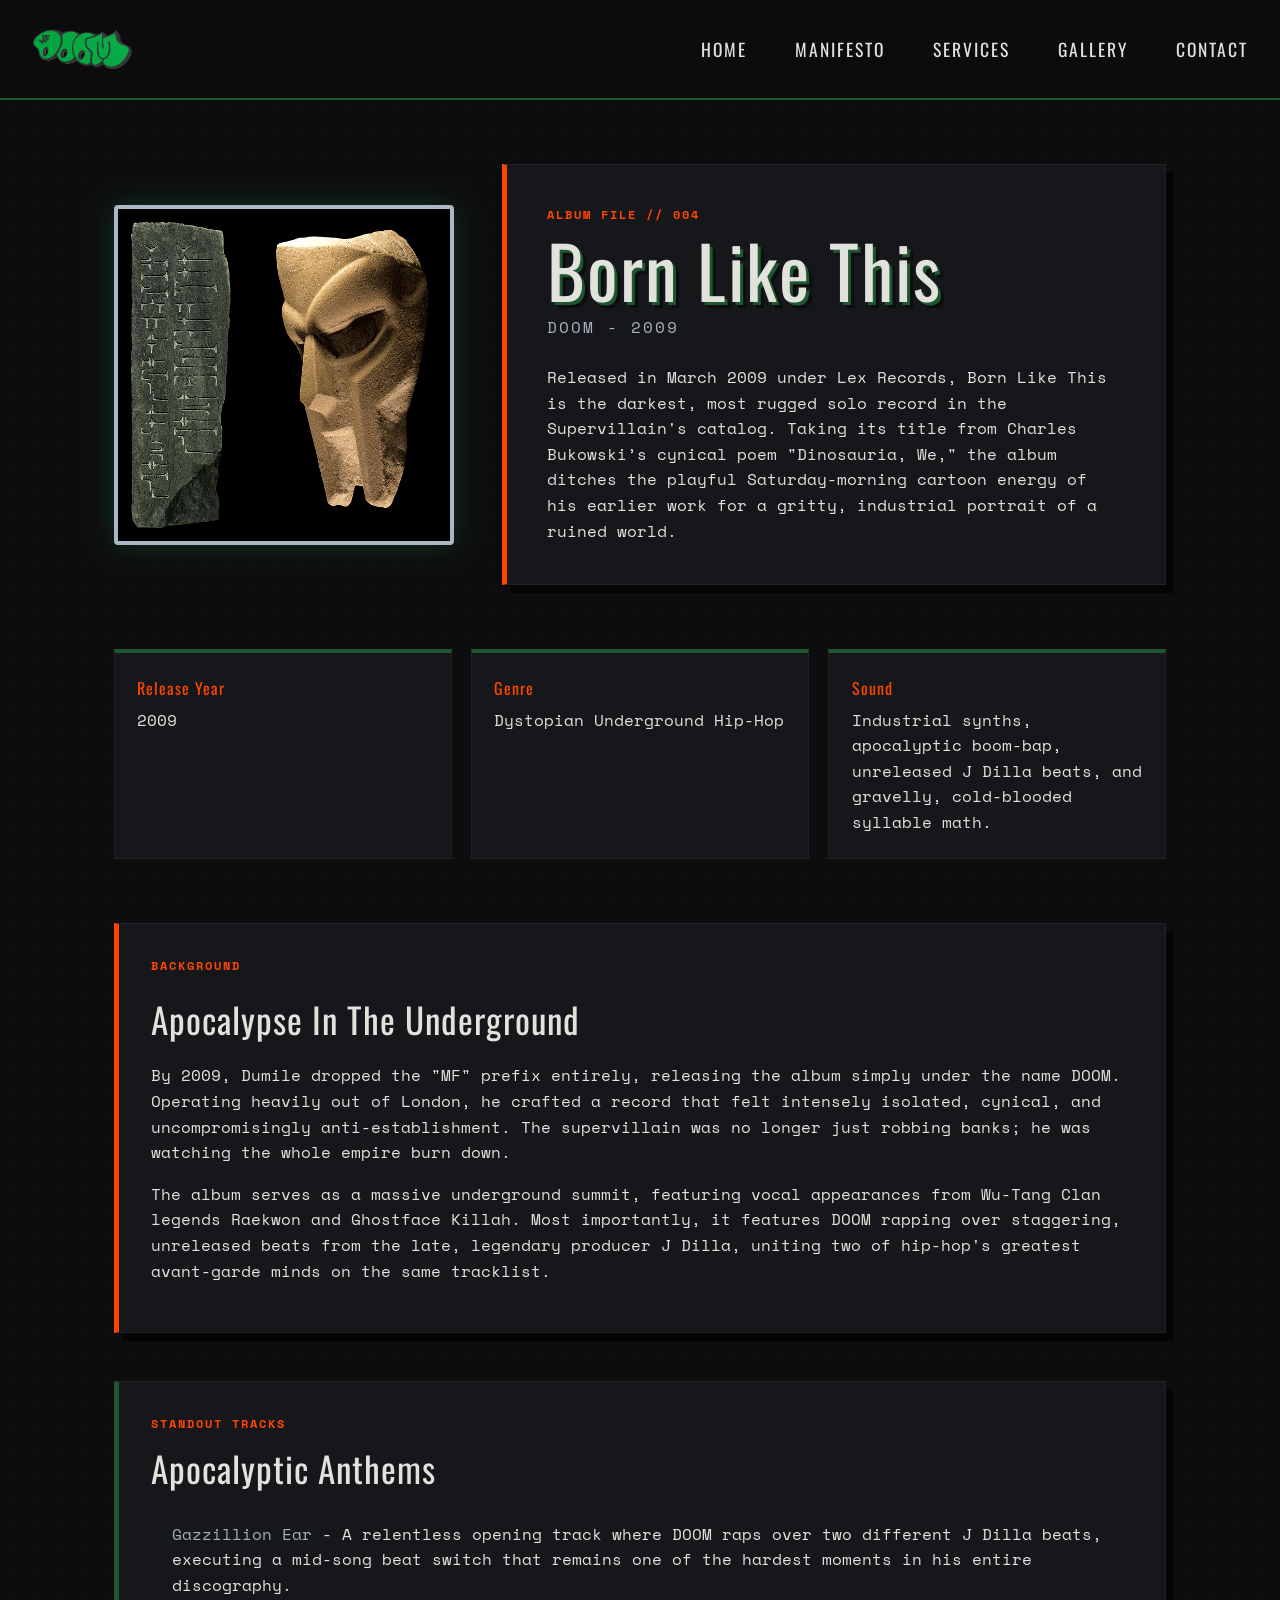
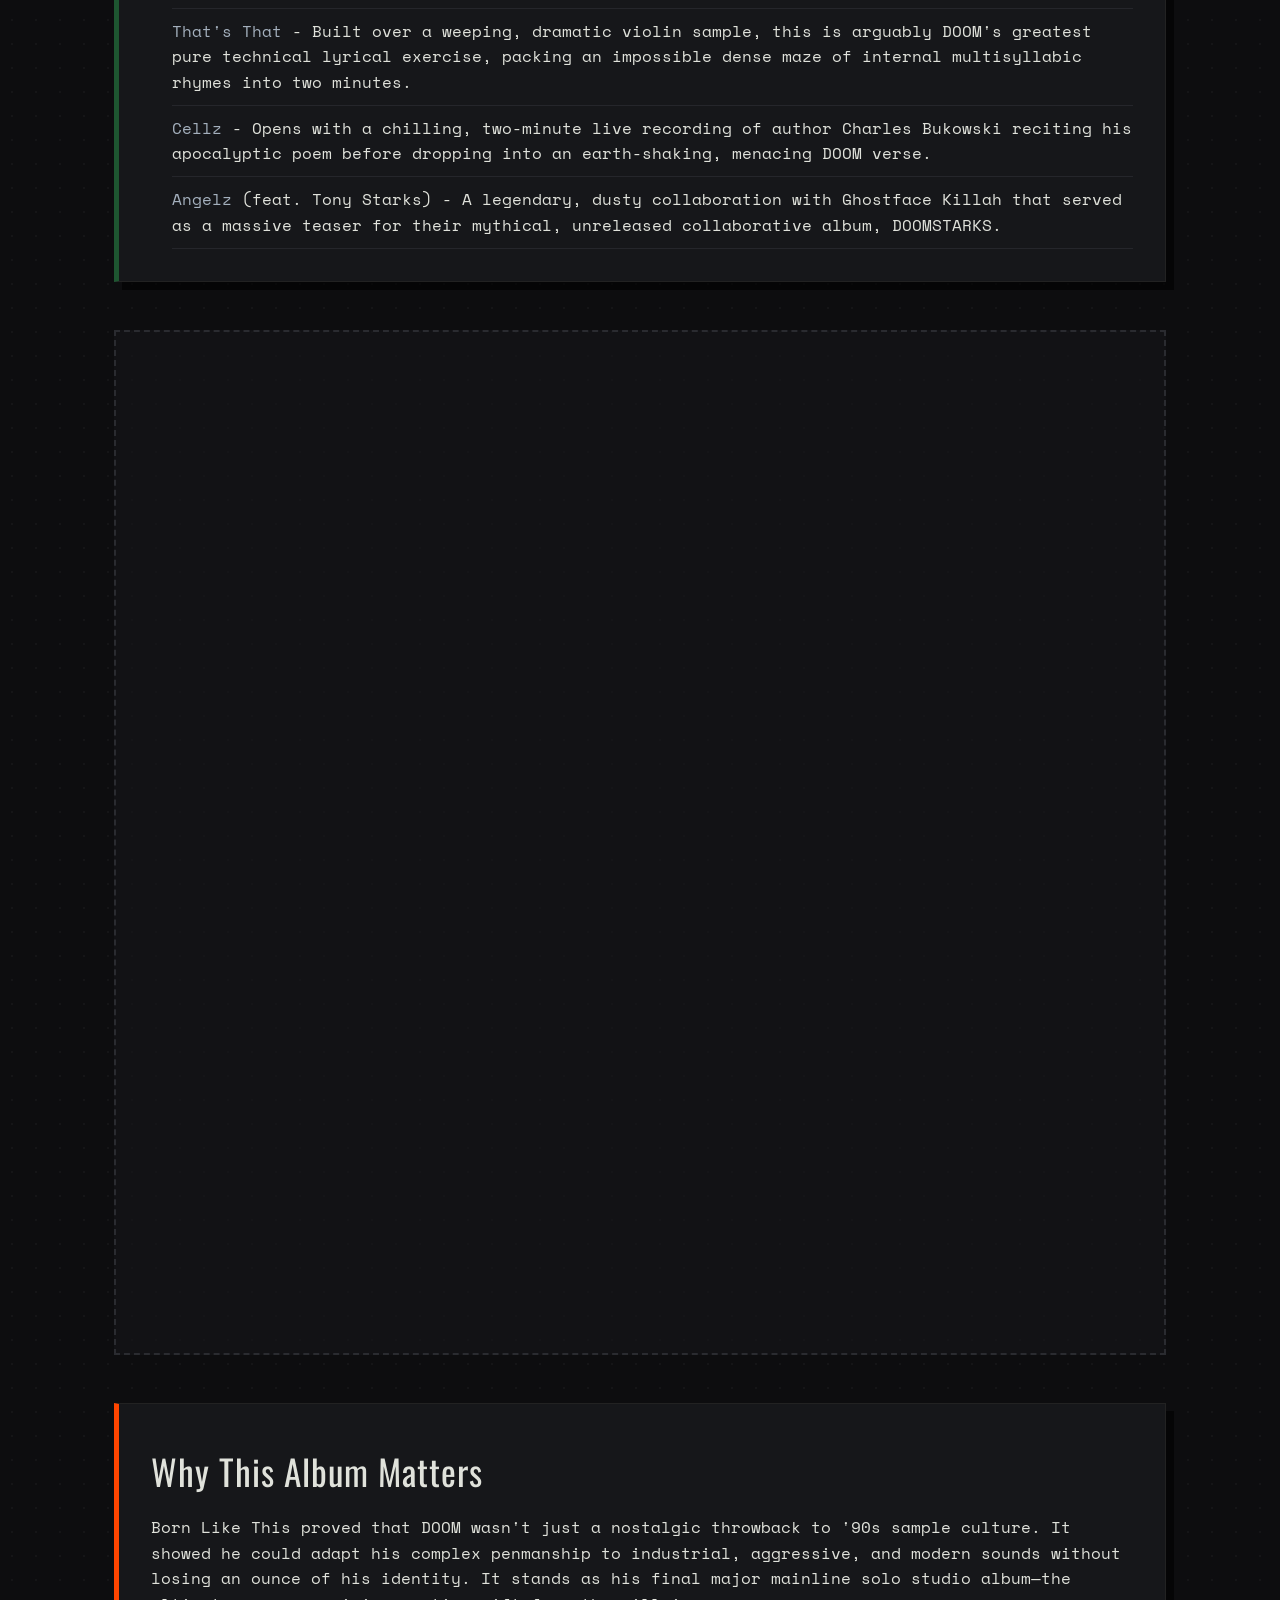
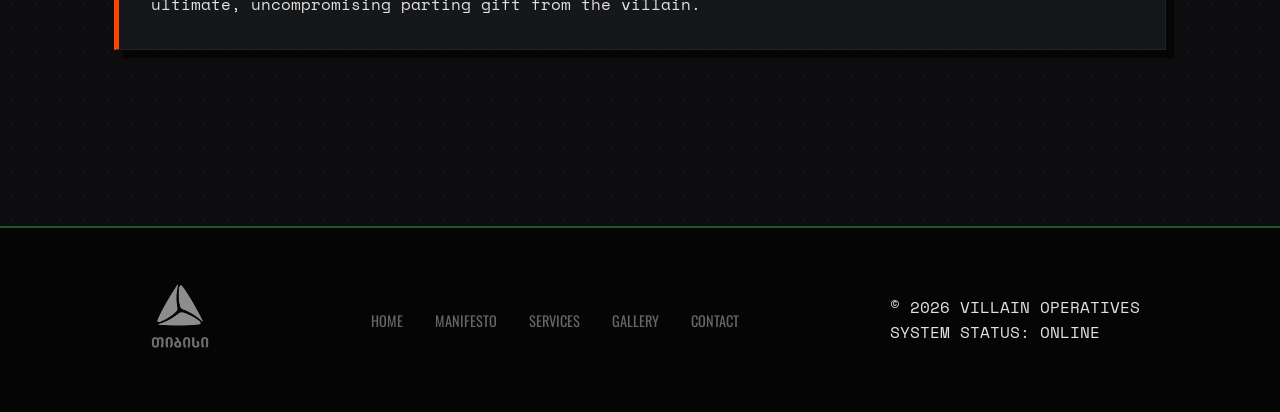
<file: albums/born.html>
<!doctype html>
<html lang="en">
  <head>
    <meta charset="UTF-8" />
    <meta name="viewport" content="width=device-width, initial-scale=1.0" />
    <meta
      name="description"
      content="Born Like This album page for MF DOOM project"
    />
    <meta
      name="keywords"
      content="MF DOOM, Born Like This, J Dilla, Lex Records, hip-hop, dystopian rap"
    />
    <meta name="author" content="Saba Jokhadze" />
    <link rel="stylesheet" href="../css/album.css" />
    <title>Born Like This | MF DOOM</title>
  </head>
  <body>
    <nav class="nav">
      <a href="../index.html" class="nav-logo">
        <img src="../images/doomlogo.png" />
      </a>

      <input type="checkbox" id="menu-toggle" />

      <label class="burger" for="menu-toggle">
        <span></span>
        <span></span>
        <span></span>
      </label>
      <div class="nav-links">
        <a href="../index.html">HOME</a>
        <a href="../navbar/manifesto.html">MANIFESTO</a>
        <a href="../navbar/services.html">SERVICES</a>
        <a href="../navbar/gallery.html">GALLERY</a>
        <a href="../navbar/contact.html">CONTACT</a>
      </div>
    </nav>

    <main class="album-page">
      <section class="album-hero">
        <img
          src="../images/born.jpg"
          alt="Born Like This album cover"
          class="album-cover"
        />

        <div class="album-info">
          <p class="album-label">ALBUM FILE // 004</p>
          <h1>Born Like This</h1>
          <h2>DOOM - 2009</h2>

          <p>
            Released in March 2009 under Lex Records, Born Like This is the
            darkest, most rugged solo record in the Supervillain's catalog.
            Taking its title from Charles Bukowski’s cynical poem "Dinosauria,
            We," the album ditches the playful Saturday-morning cartoon energy
            of his earlier work for a gritty, industrial portrait of a ruined
            world.
          </p>
        </div>
      </section>

      <section class="album-details">
        <div class="detail-card">
          <h3>Release Year</h3>
          <p>2009</p>
        </div>

        <div class="detail-card">
          <h3>Genre</h3>
          <p>Dystopian Underground Hip-Hop</p>
        </div>

        <div class="detail-card">
          <h3>Sound</h3>
          <p>
            Industrial synths, apocalyptic boom-bap, unreleased J Dilla beats,
            and gravelly, cold-blooded syllable math.
          </p>
        </div>
      </section>

      <section class="album-story">
        <p class="album-label">BACKGROUND</p>
        <h2>Apocalypse In The Underground</h2>

        <p>
          By 2009, Dumile dropped the "MF" prefix entirely, releasing the album
          simply under the name DOOM. Operating heavily out of London, he
          crafted a record that felt intensely isolated, cynical, and
          uncompromisingly anti-establishment. The supervillain was no longer
          just robbing banks; he was watching the whole empire burn down.
        </p>

        <p>
          The album serves as a massive underground summit, featuring vocal
          appearances from Wu-Tang Clan legends Raekwon and Ghostface Killah.
          Most importantly, it features DOOM rapping over staggering, unreleased
          beats from the late, legendary producer J Dilla, uniting two of
          hip-hop's greatest avant-garde minds on the same tracklist.
        </p>
      </section>

      <section class="standout-tracks">
        <p class="album-label">STANDOUT TRACKS</p>
        <h2>Apocalyptic Anthems</h2>

        <ul>
          <li>
            <strong>Gazzillion Ear</strong> - A relentless opening track where
            DOOM raps over two different J Dilla beats, executing a mid-song
            beat switch that remains one of the hardest moments in his entire
            discography.
          </li>
          <li>
            <strong>That's That</strong> - Built over a weeping, dramatic violin
            sample, this is arguably DOOM's greatest pure technical lyrical
            exercise, packing an impossible dense maze of internal multisyllabic
            rhymes into two minutes.
          </li>
          <li>
            <strong>Cellz</strong> - Opens with a chilling, two-minute live
            recording of author Charles Bukowski reciting his apocalyptic poem
            before dropping into an earth-shaking, menacing DOOM verse.
          </li>
          <li>
            <strong>Angelz</strong> (feat. Tony Starks) - A legendary, dusty
            collaboration with Ghostface Killah that served as a massive teaser
            for their mythical, unreleased collaborative album, DOOMSTARKS.
          </li>
        </ul>
      </section>

      <div class="songs">
        <iframe
          data-testid="embed-iframe"
          style="border-radius: 12px"
          src="https://open.spotify.com/embed/track/0KJxDuZd8EfC7QVr31ybUr?utm_source=generator&theme=0&si=599652e82081472a"
          width="100%"
          height="152"
          frameborder="0"
          allowfullscreen=""
          allow="
            autoplay;
            clipboard-write;
            encrypted-media;
            fullscreen;
            picture-in-picture;
          "
          loading="lazy"
        ></iframe>
        <iframe
          data-testid="embed-iframe"
          style="border-radius: 12px"
          src="https://open.spotify.com/embed/track/4brzKOiPmyR8MuxAcAS9lA?utm_source=generator&theme=0&si=0773a14da455478a"
          width="100%"
          height="152"
          frameborder="0"
          allowfullscreen=""
          allow="
            autoplay;
            clipboard-write;
            encrypted-media;
            fullscreen;
            picture-in-picture;
          "
          loading="lazy"
        ></iframe>
        <iframe
          data-testid="embed-iframe"
          style="border-radius: 12px"
          src="https://open.spotify.com/embed/track/4vcVDcCRruM0yqnKDl4m8b?utm_source=generator&theme=0&si=a854c4a11eaa4cd4"
          width="100%"
          height="152"
          frameborder="0"
          allowfullscreen=""
          allow="
            autoplay;
            clipboard-write;
            encrypted-media;
            fullscreen;
            picture-in-picture;
          "
          loading="lazy"
        ></iframe>
        <iframe
          data-testid="embed-iframe"
          style="border-radius: 12px"
          src="https://open.spotify.com/embed/track/25zbWmr9Ds8I1Hm2DXI3Ee?utm_source=generator&theme=0&si=fb9f8d0d287e4eb3"
          width="100%"
          height="152"
          frameborder="0"
          allowfullscreen=""
          allow="
            autoplay;
            clipboard-write;
            encrypted-media;
            fullscreen;
            picture-in-picture;
          "
          loading="lazy"
        ></iframe>
        <iframe
          data-testid="embed-iframe"
          style="border-radius: 12px"
          src="https://open.spotify.com/embed/track/16E0tFYNglovgDzibHu6ep?utm_source=generator&theme=0&si=ce9548ef4c45405f"
          width="100%"
          height="152"
          frameborder="0"
          allowfullscreen=""
          allow="
            autoplay;
            clipboard-write;
            encrypted-media;
            fullscreen;
            picture-in-picture;
          "
          loading="lazy"
        ></iframe>
        <iframe
          data-testid="embed-iframe"
          style="border-radius: 12px"
          src="https://open.spotify.com/embed/track/5lsVeDVGmVImFF7s9gJcli?utm_source=generator&theme=0&si=94b4446c17524bb7"
          width="100%"
          height="152"
          frameborder="0"
          allowfullscreen=""
          allow="
            autoplay;
            clipboard-write;
            encrypted-media;
            fullscreen;
            picture-in-picture;
          "
          loading="lazy"
        ></iframe>
      </div>

      <section class="album-note">
        <h2>Why This Album Matters</h2>
        <p>
          Born Like This proved that DOOM wasn't just a nostalgic throwback to
          '90s sample culture. It showed he could adapt his complex penmanship
          to industrial, aggressive, and modern sounds without losing an ounce
          of his identity. It stands as his final major mainline solo studio
          album—the ultimate, uncompromising parting gift from the villain.
        </p>
      </section>
    </main>
    <footer class="site-footer">
      <div class="footer-content">
        <div class="footer-logo">
          <a
            href="https://tbcbank.ge/ka/tbc-education"
            targer="_blank"
            rel="noopener noreferrer"
          >
            <img src="../images/tbc-logo.png" alt="tbc" />
          </a>
        </div>

        <div class="footer-links">
          <a href="../index.html">HOME</a>
          <a href="../navbar/manifesto.html">MANIFESTO</a>
          <a href="../navbar/services.html">SERVICES</a>
          <a href="../navbar/gallery.html">GALLERY</a>
          <a href="../navbar/contact.html">CONTACT</a>
        </div>

        <div class="footer-info">
          <p>© 2026 VILLAIN OPERATIVES</p>
          <p>SYSTEM STATUS: ONLINE</p>
        </div>
      </div>
    </footer>
  </body>
</html>
</file>
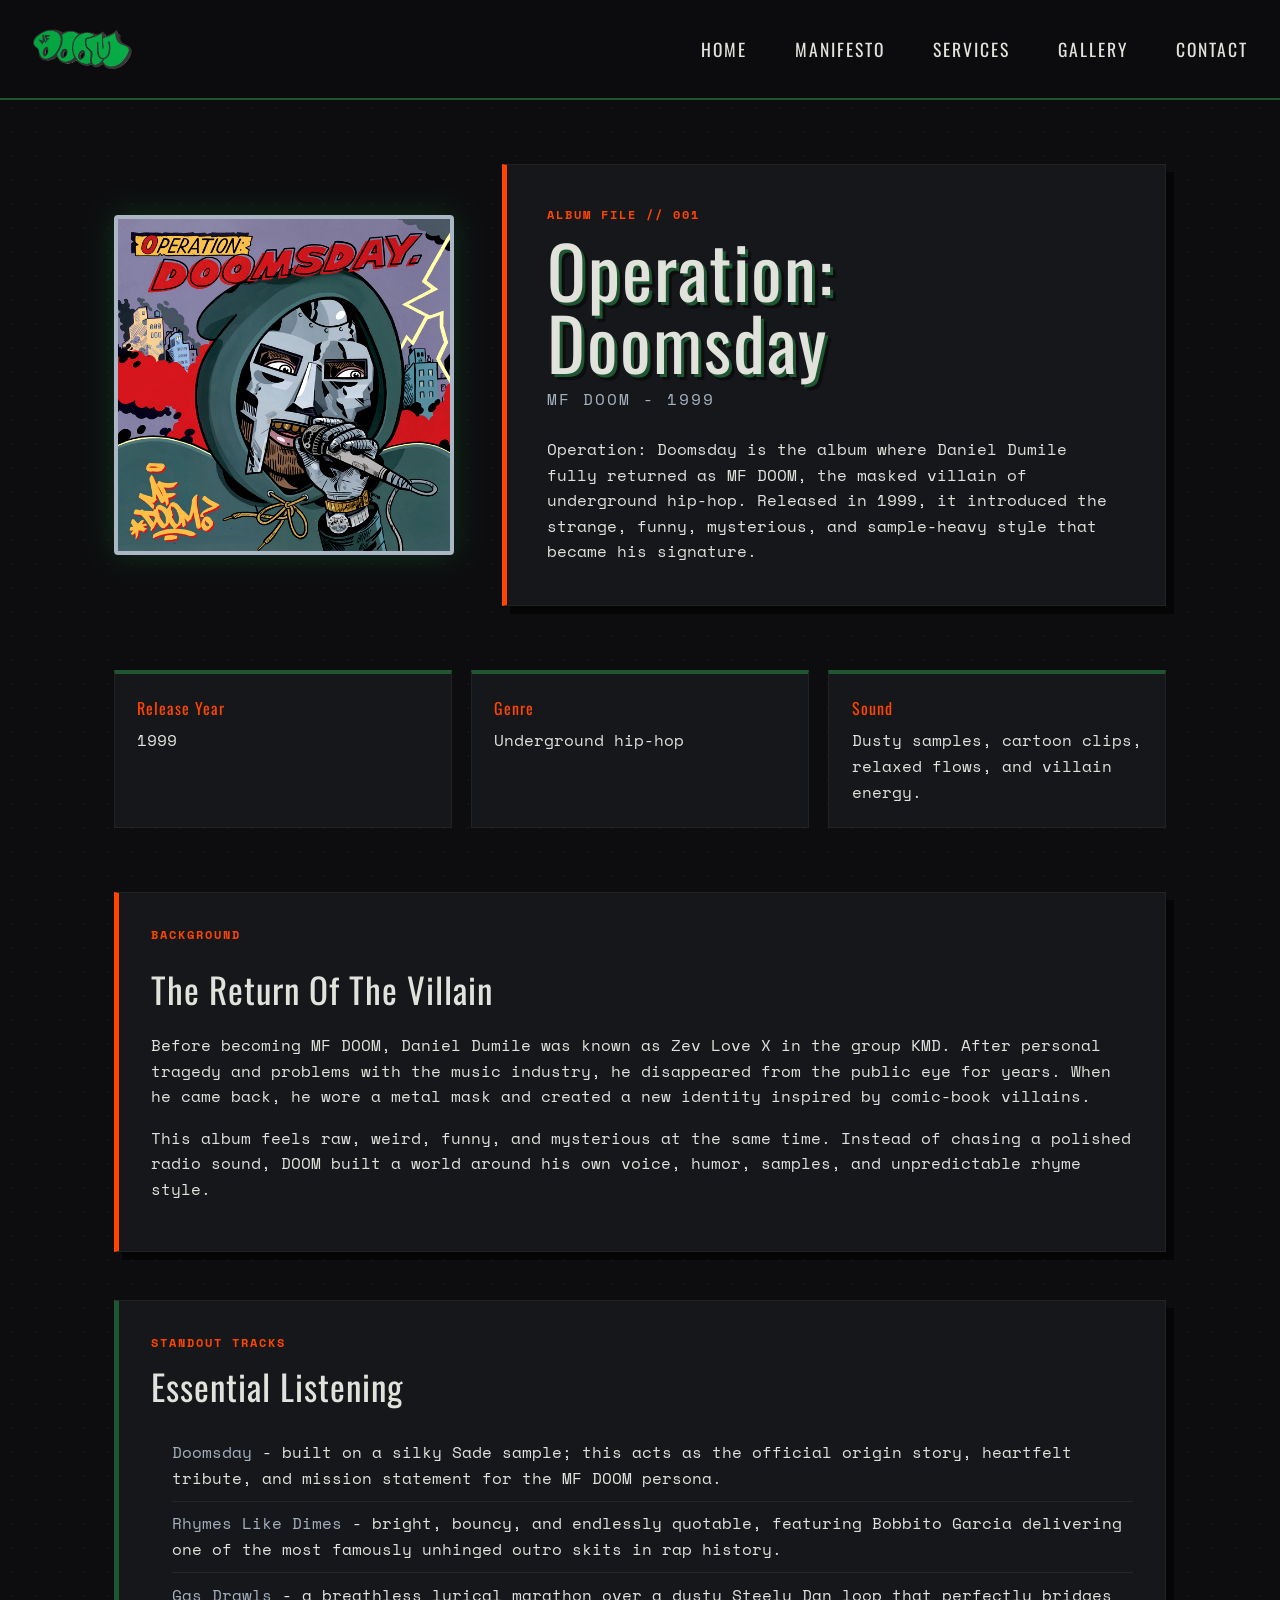
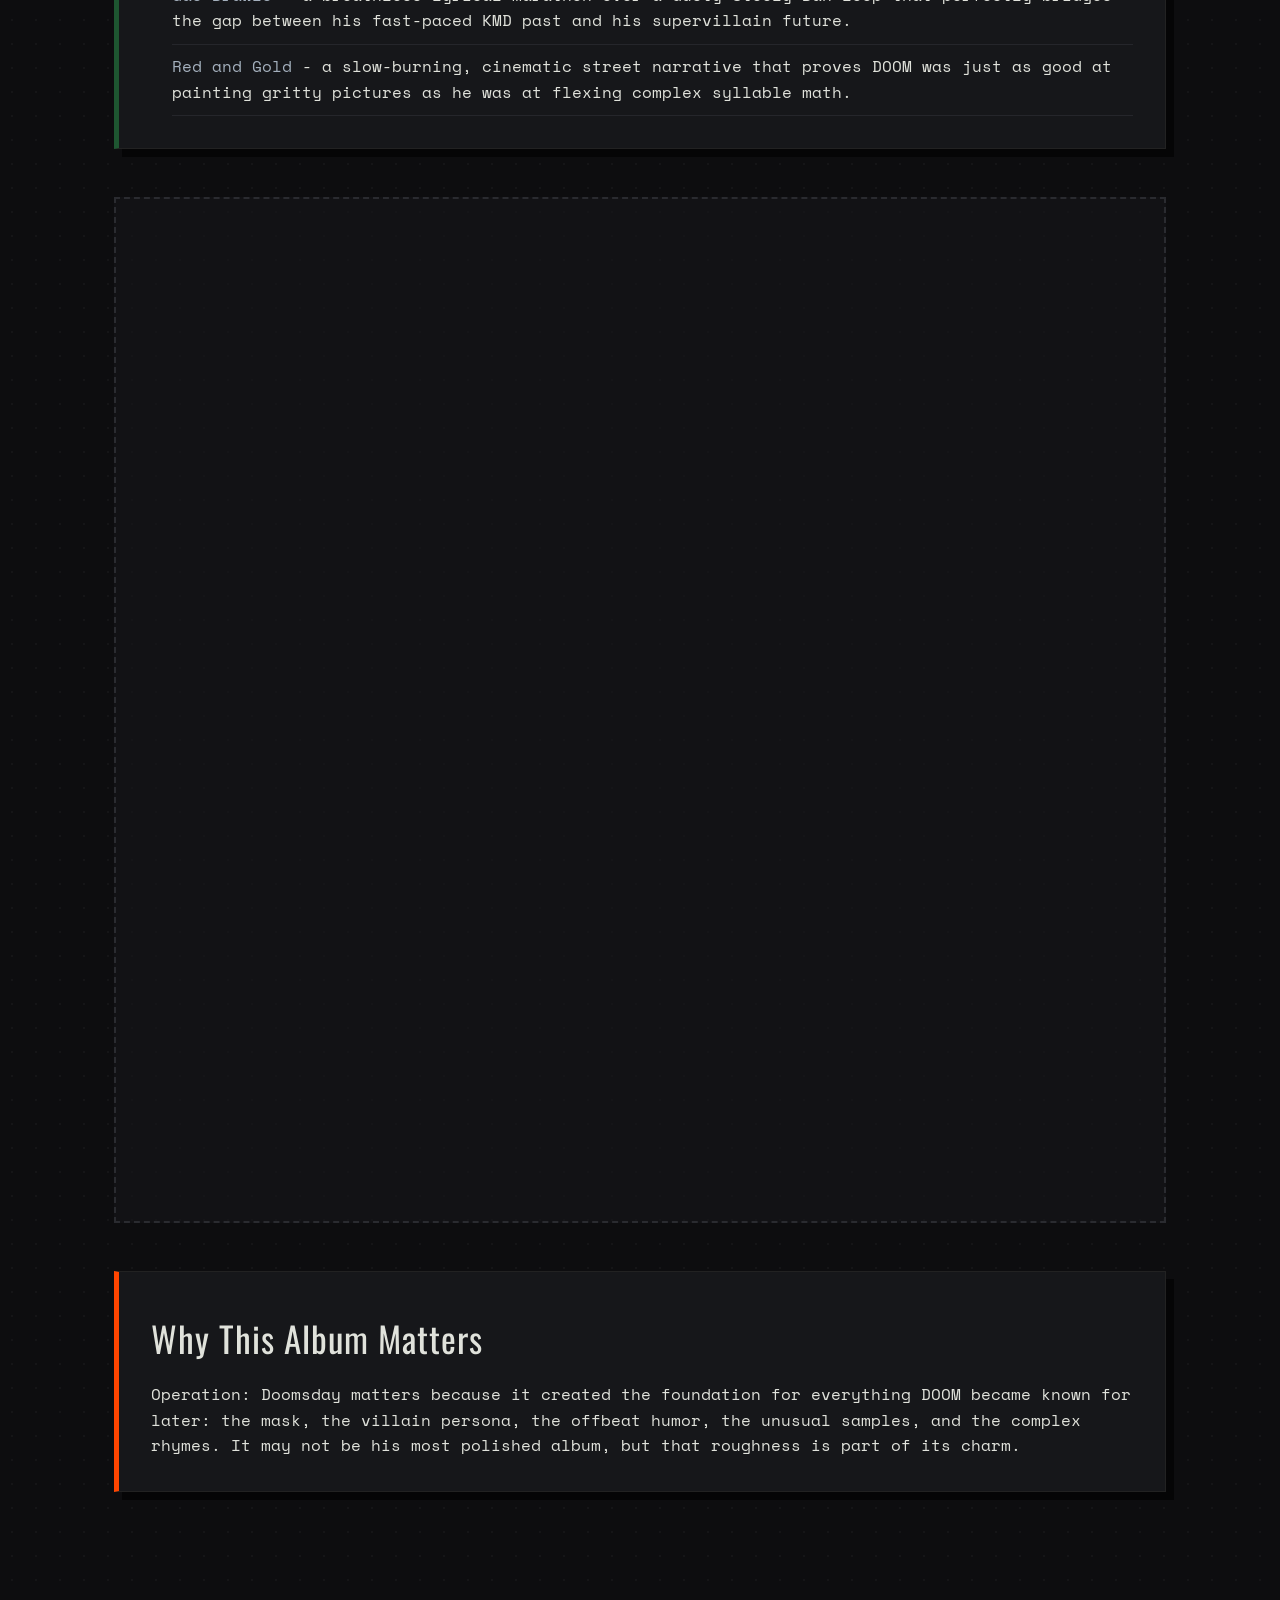
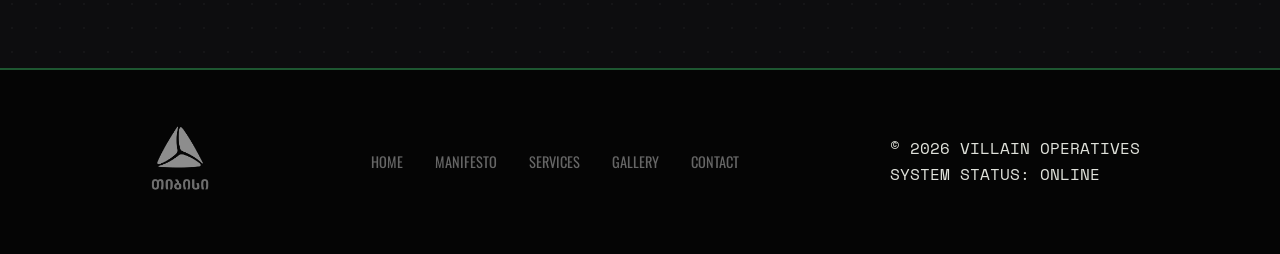
<file: albums/doomsday.html>
<!doctype html>
<html lang="en">
  <head>
    <meta charset="UTF-8" />
    <meta name="viewport" content="width=device-width, initial-scale=1.0" />
    <meta
      name="description"
      content="Operation: Doomsday album page for MF DOOM project"
    />
    <meta
      name="keywords"
      content="MF DOOM, Operation Doomsday, hip-hop, album"
    />
    <meta name="author" content="Saba Jokhadze" />
    <link rel="stylesheet" href="../css/album.css" />
    <title>Operation: Doomsday | MF DOOM</title>
  </head>
  <body>
    <nav class="nav">
      <a href="../index.html" class="nav-logo">
        <img src="../images/doomlogo.png" />
      </a>

      <input type="checkbox" id="menu-toggle" />

      <label class="burger" for="menu-toggle">
        <span></span>
        <span></span>
        <span></span>
      </label>
      <div class="nav-links">
        <a href="../index.html">HOME</a>
        <a href="../navbar/manifesto.html">MANIFESTO</a>
        <a href="../navbar/services.html">SERVICES</a>
        <a href="../navbar/gallery.html">GALLERY</a>
        <a href="../navbar/contact.html">CONTACT</a>
      </div>
    </nav>

    <main class="album-page">
      <section class="album-hero">
        <img
          src="../images/doomsday.jpg"
          alt="Operation: Doomsday album cover"
          class="album-cover"
        />

        <div class="album-info">
          <p class="album-label">ALBUM FILE // 001</p>
          <h1>Operation: Doomsday</h1>
          <h2>MF DOOM - 1999</h2>

          <p>
            Operation: Doomsday is the album where Daniel Dumile fully returned
            as MF DOOM, the masked villain of underground hip-hop. Released in
            1999, it introduced the strange, funny, mysterious, and sample-heavy
            style that became his signature.
          </p>
        </div>
      </section>

      <section class="album-details">
        <div class="detail-card">
          <h3>Release Year</h3>
          <p>1999</p>
        </div>

        <div class="detail-card">
          <h3>Genre</h3>
          <p>Underground hip-hop</p>
        </div>

        <div class="detail-card">
          <h3>Sound</h3>
          <p>
            Dusty samples, cartoon clips, relaxed flows, and villain energy.
          </p>
        </div>
      </section>

      <section class="album-story">
        <p class="album-label">BACKGROUND</p>
        <h2>The Return Of The Villain</h2>

        <p>
          Before becoming MF DOOM, Daniel Dumile was known as Zev Love X in the
          group KMD. After personal tragedy and problems with the music
          industry, he disappeared from the public eye for years. When he came
          back, he wore a metal mask and created a new identity inspired by
          comic-book villains.
        </p>

        <p>
          This album feels raw, weird, funny, and mysterious at the same time.
          Instead of chasing a polished radio sound, DOOM built a world around
          his own voice, humor, samples, and unpredictable rhyme style.
        </p>
      </section>

      <section class="standout-tracks">
        <p class="album-label">STANDOUT TRACKS</p>
        <h2>Essential Listening</h2>

        <ul>
          <li>
            <strong>Doomsday</strong> - built on a silky Sade sample; this acts
            as the official origin story, heartfelt tribute, and mission
            statement for the MF DOOM persona.
          </li>
          <li>
            <strong>Rhymes Like Dimes</strong> - bright, bouncy, and endlessly
            quotable, featuring Bobbito Garcia delivering one of the most
            famously unhinged outro skits in rap history.
          </li>
          <li>
            <strong>Gas Drawls</strong> - a breathless lyrical marathon over a
            dusty Steely Dan loop that perfectly bridges the gap between his
            fast-paced KMD past and his supervillain future.
          </li>
          <li>
            <strong>Red and Gold</strong> - a slow-burning, cinematic street
            narrative that proves DOOM was just as good at painting gritty
            pictures as he was at flexing complex syllable math.
          </li>
        </ul>
      </section>

      <div class="songs">
        <iframe
          data-testid="embed-iframe"
          style="border-radius: 12px"
          src="https://open.spotify.com/embed/track/7EQvdUJqZ2i7SWvSB2VqGA?utm_source=generator&theme=0&si=c466f5b2144a48e0"
          width="100%"
          height="152"
          frameborder="0"
          allowfullscreen=""
          allow="
            autoplay;
            clipboard-write;
            encrypted-media;
            fullscreen;
            picture-in-picture;
          "
          loading="lazy"
        ></iframe>
        <iframe
          data-testid="embed-iframe"
          style="border-radius: 12px"
          src="https://open.spotify.com/embed/track/6OkDb9fyi22Pr6QJIrUNdJ?utm_source=generator&theme=0&si=b0531d8a11ac40c0"
          width="100%"
          height="152"
          frameborder="0"
          allowfullscreen=""
          allow="
            autoplay;
            clipboard-write;
            encrypted-media;
            fullscreen;
            picture-in-picture;
          "
          loading="lazy"
        ></iframe>
        <iframe
          data-testid="embed-iframe"
          style="border-radius: 12px"
          src="https://open.spotify.com/embed/track/1a1LNRtmRJ46EqjVja044n?utm_source=generator&theme=0&si=a6b989642719499e"
          width="100%"
          height="152"
          frameborder="0"
          allowfullscreen=""
          allow="
            autoplay;
            clipboard-write;
            encrypted-media;
            fullscreen;
            picture-in-picture;
          "
          loading="lazy"
        ></iframe>
        <iframe
          data-testid="embed-iframe"
          style="border-radius: 12px"
          src="https://open.spotify.com/embed/track/3pUcJxFI2wjhqmNGNIvunD?utm_source=generator&theme=0&si=fa83f7cbcee84b6a"
          width="100%"
          height="152"
          frameborder="0"
          allowfullscreen=""
          allow="
            autoplay;
            clipboard-write;
            encrypted-media;
            fullscreen;
            picture-in-picture;
          "
          loading="lazy"
        ></iframe>
        <iframe
          data-testid="embed-iframe"
          style="border-radius: 12px"
          src="https://open.spotify.com/embed/track/2x98hOxbd1cnV6AKhPRUcX?utm_source=generator&theme=0&si=49bde39ab182412b"
          width="100%"
          height="152"
          frameborder="0"
          allowfullscreen=""
          allow="
            autoplay;
            clipboard-write;
            encrypted-media;
            fullscreen;
            picture-in-picture;
          "
          loading="lazy"
        ></iframe>
        <iframe
          data-testid="embed-iframe"
          style="border-radius: 12px"
          src="https://open.spotify.com/embed/track/69toZvLG490IrN6YtmN4wH?utm_source=generator&theme=0&si=6043c8c364ad4645"
          width="100%"
          height="152"
          frameborder="0"
          allowfullscreen=""
          allow="
            autoplay;
            clipboard-write;
            encrypted-media;
            fullscreen;
            picture-in-picture;
          "
          loading="lazy"
        ></iframe>
      </div>

      <section class="album-note">
        <h2>Why This Album Matters</h2>
        <p>
          Operation: Doomsday matters because it created the foundation for
          everything DOOM became known for later: the mask, the villain persona,
          the offbeat humor, the unusual samples, and the complex rhymes. It may
          not be his most polished album, but that roughness is part of its
          charm.
        </p>
      </section>
    </main>
    <footer class="site-footer">
      <div class="footer-content">
        <div class="footer-logo">
          <a
            href="https://tbcbank.ge/ka/tbc-education"
            targer="_blank"
            rel="noopener noreferrer"
          >
            <img src="../images/tbc-logo.png" alt="tbc" />
          </a>
        </div>

        <div class="footer-links">
          <a href="../index.html">HOME</a>
          <a href="../navbar/manifesto.html">MANIFESTO</a>
          <a href="../navbar/services.html">SERVICES</a>
          <a href="../navbar/gallery.html">GALLERY</a>
          <a href="../navbar/contact.html">CONTACT</a>
        </div>

        <div class="footer-info">
          <p>© 2026 VILLAIN OPERATIVES</p>
          <p>SYSTEM STATUS: ONLINE</p>
        </div>
      </div>
    </footer>
  </body>
</html>
</file>
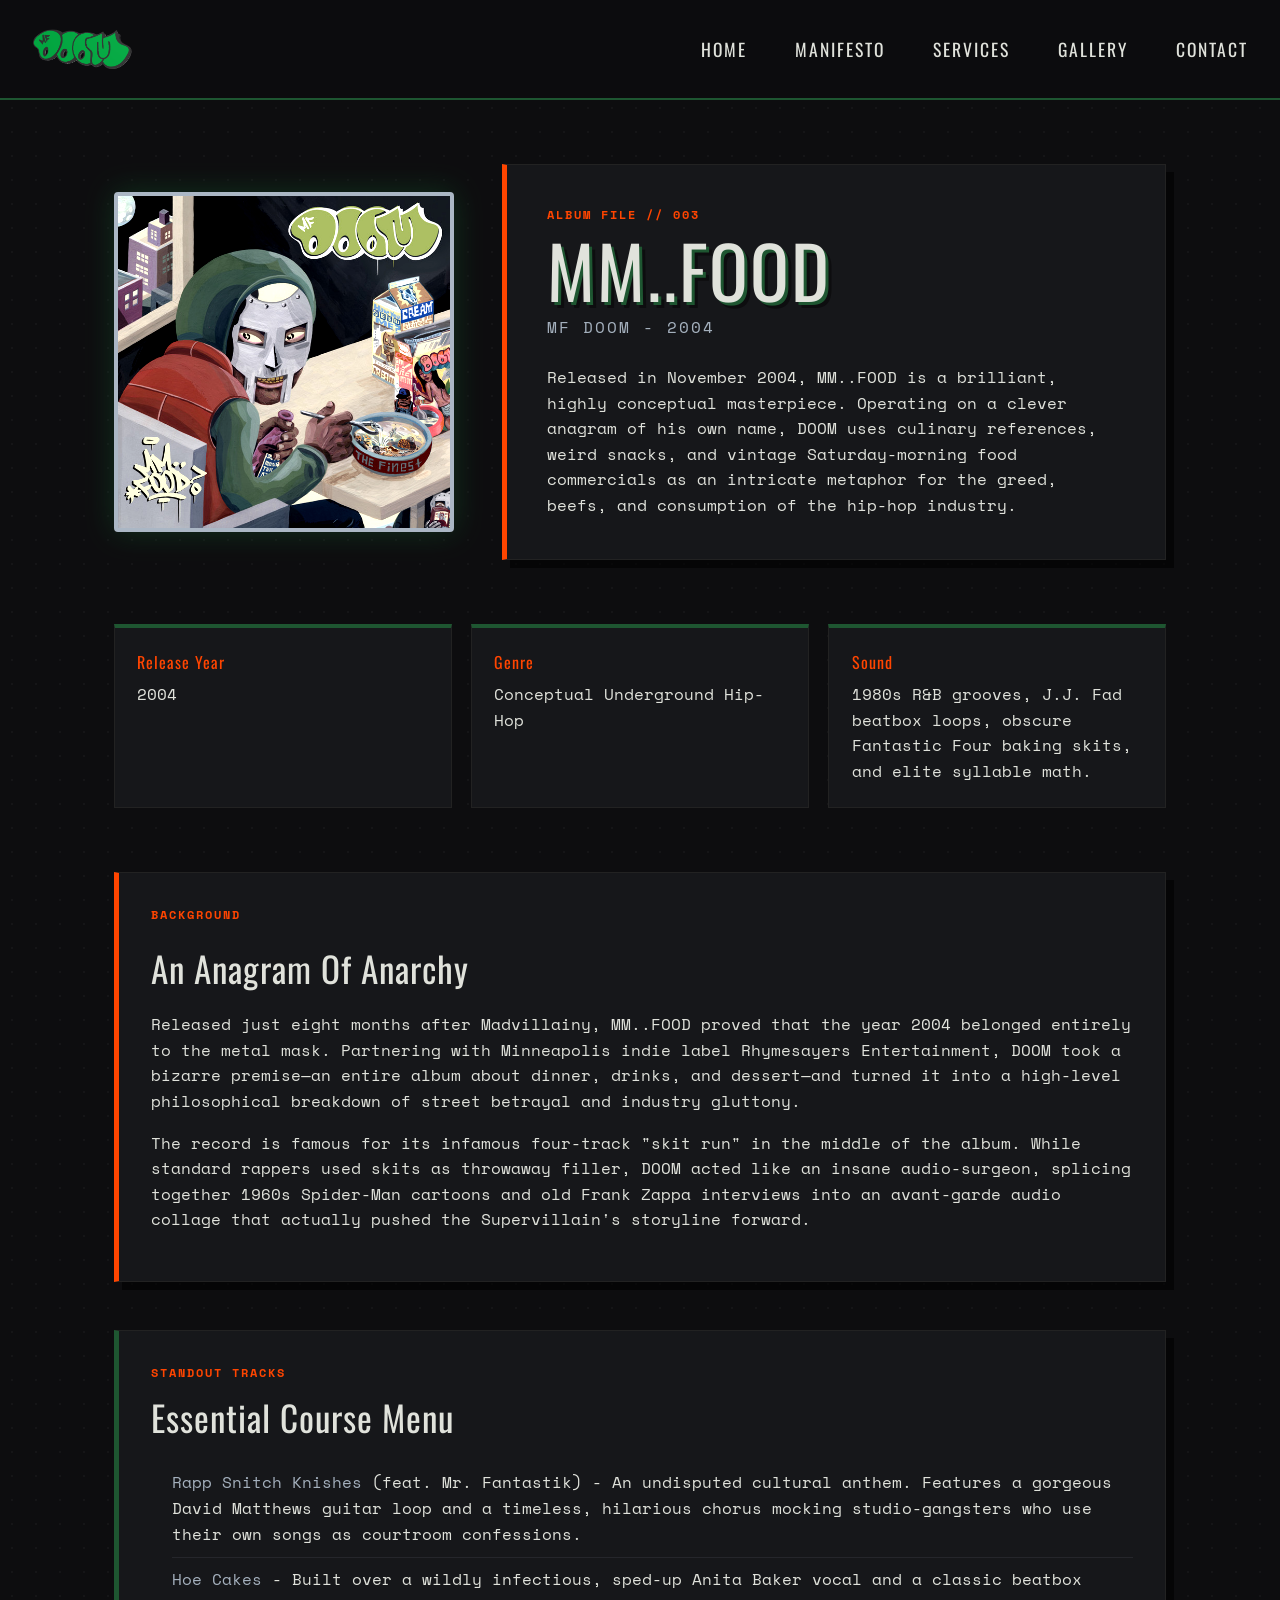
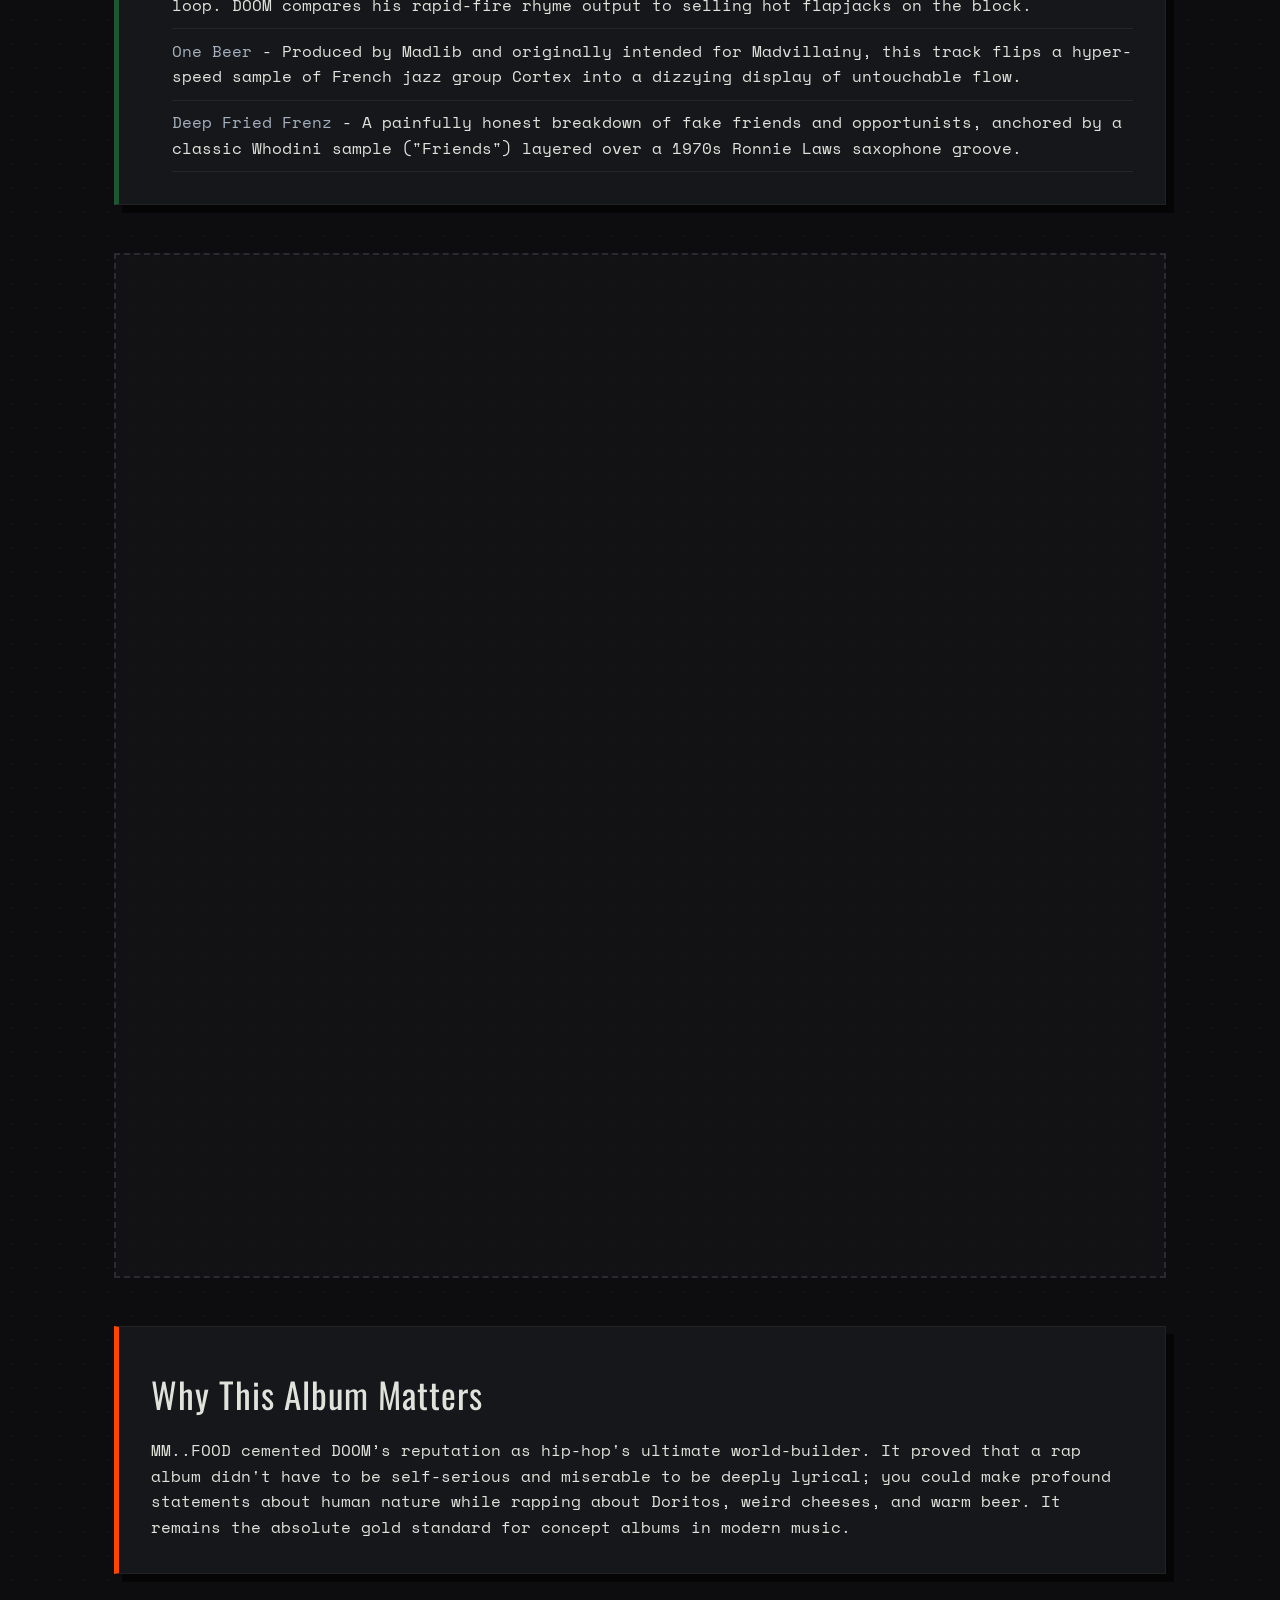
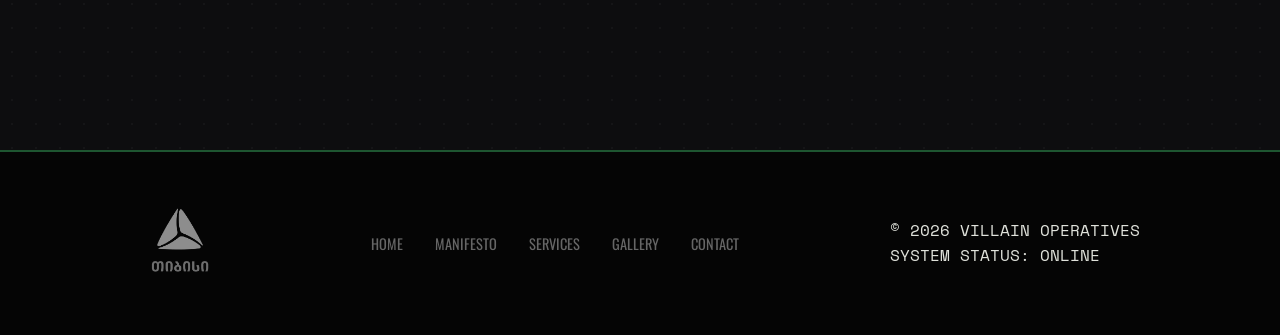
<file: albums/food.html>
<!doctype html>
<html lang="en">
  <head>
    <meta charset="UTF-8" />
    <meta name="viewport" content="width=device-width, initial-scale=1.0" />
    <meta
      name="description"
      content="MM..FOOD album page for MF DOOM project"
    />
    <meta
      name="keywords"
      content="MF DOOM, MM FOOD, Rhymesayers, Rapp Snitch Knishes, hip-hop, concept album"
    />
    <meta name="author" content="Saba Jokhadze" />
    <link rel="stylesheet" href="../css/album.css" />
    <title>MM..FOOD | MF DOOM</title>
  </head>
  <body>
    <nav class="nav">
      <a href="../index.html" class="nav-logo">
        <img src="../images/doomlogo.png" />
      </a>

      <input type="checkbox" id="menu-toggle" />

      <label class="burger" for="menu-toggle">
        <span></span>
        <span></span>
        <span></span>
      </label>
      <div class="nav-links">
        <a href="../index.html">HOME</a>
        <a href="../navbar/manifesto.html">MANIFESTO</a>
        <a href="../navbar/services.html">SERVICES</a>
        <a href="../navbar/gallery.html">GALLERY</a>
        <a href="../navbar/contact.html">CONTACT</a>
      </div>
    </nav>

    <main class="album-page">
      <section class="album-hero">
        <img
          src="../images/food.jpg"
          alt="MM..FOOD album cover"
          class="album-cover"
        />

        <div class="album-info">
          <p class="album-label">ALBUM FILE // 003</p>
          <h1>MM..FOOD</h1>
          <h2>MF DOOM - 2004</h2>

          <p>
            Released in November 2004, MM..FOOD is a brilliant, highly
            conceptual masterpiece. Operating on a clever anagram of his own
            name, DOOM uses culinary references, weird snacks, and vintage
            Saturday-morning food commercials as an intricate metaphor for the
            greed, beefs, and consumption of the hip-hop industry.
          </p>
        </div>
      </section>

      <section class="album-details">
        <div class="detail-card">
          <h3>Release Year</h3>
          <p>2004</p>
        </div>

        <div class="detail-card">
          <h3>Genre</h3>
          <p>Conceptual Underground Hip-Hop</p>
        </div>

        <div class="detail-card">
          <h3>Sound</h3>
          <p>
            1980s R&B grooves, J.J. Fad beatbox loops, obscure Fantastic Four
            baking skits, and elite syllable math.
          </p>
        </div>
      </section>

      <section class="album-story">
        <p class="album-label">BACKGROUND</p>
        <h2>An Anagram Of Anarchy</h2>

        <p>
          Released just eight months after Madvillainy, MM..FOOD proved that the
          year 2004 belonged entirely to the metal mask. Partnering with
          Minneapolis indie label Rhymesayers Entertainment, DOOM took a bizarre
          premise—an entire album about dinner, drinks, and dessert—and turned
          it into a high-level philosophical breakdown of street betrayal and
          industry gluttony.
        </p>

        <p>
          The record is famous for its infamous four-track "skit run" in the
          middle of the album. While standard rappers used skits as throwaway
          filler, DOOM acted like an insane audio-surgeon, splicing together
          1960s Spider-Man cartoons and old Frank Zappa interviews into an
          avant-garde audio collage that actually pushed the Supervillain's
          storyline forward.
        </p>
      </section>

      <section class="standout-tracks">
        <p class="album-label">STANDOUT TRACKS</p>
        <h2>Essential Course Menu</h2>

        <ul>
          <li>
            <strong>Rapp Snitch Knishes</strong> (feat. Mr. Fantastik) - An
            undisputed cultural anthem. Features a gorgeous David Matthews
            guitar loop and a timeless, hilarious chorus mocking
            studio-gangsters who use their own songs as courtroom confessions.
          </li>
          <li>
            <strong>Hoe Cakes</strong> - Built over a wildly infectious, sped-up
            Anita Baker vocal and a classic beatbox loop. DOOM compares his
            rapid-fire rhyme output to selling hot flapjacks on the block.
          </li>
          <li>
            <strong>One Beer</strong> - Produced by Madlib and originally
            intended for Madvillainy, this track flips a hyper-speed sample of
            French jazz group Cortex into a dizzying display of untouchable
            flow.
          </li>
          <li>
            <strong>Deep Fried Frenz</strong> - A painfully honest breakdown of
            fake friends and opportunists, anchored by a classic Whodini sample
            ("Friends") layered over a 1970s Ronnie Laws saxophone groove.
          </li>
        </ul>
      </section>

      <div class="songs">
        <iframe
          data-testid="embed-iframe"
          style="border-radius: 12px"
          src="https://open.spotify.com/embed/track/4BnrGx9tWNF8aiXl1UhDBa?utm_source=generator&theme=0&si=c972b6eb7a4e46eb"
          width="100%"
          height="152"
          frameborder="0"
          allowfullscreen=""
          allow="
            autoplay;
            clipboard-write;
            encrypted-media;
            fullscreen;
            picture-in-picture;
          "
          loading="lazy"
        ></iframe>
        <iframe
          data-testid="embed-iframe"
          style="border-radius: 12px"
          src="https://open.spotify.com/embed/track/4b82tXj35SycILuILcgBQ6?utm_source=generator&theme=0&si=4c0644b659124d70"
          width="100%"
          height="152"
          frameborder="0"
          allowfullscreen=""
          allow="
            autoplay;
            clipboard-write;
            encrypted-media;
            fullscreen;
            picture-in-picture;
          "
          loading="lazy"
        ></iframe>
        <iframe
          data-testid="embed-iframe"
          style="border-radius: 12px"
          src="https://open.spotify.com/embed/track/5KUNwkaNf8l5A9sXZhiCgI?utm_source=generator&theme=0&si=e3f688ca313d49b5"
          width="100%"
          height="152"
          frameborder="0"
          allowfullscreen=""
          allow="
            autoplay;
            clipboard-write;
            encrypted-media;
            fullscreen;
            picture-in-picture;
          "
          loading="lazy"
        ></iframe>
        <iframe
          data-testid="embed-iframe"
          style="border-radius: 12px"
          src="https://open.spotify.com/embed/track/0oduroQUXgL9mb4JO8XzB9?utm_source=generator&theme=0&si=4e24562078d045e6"
          width="100%"
          height="152"
          frameborder="0"
          allowfullscreen=""
          allow="
            autoplay;
            clipboard-write;
            encrypted-media;
            fullscreen;
            picture-in-picture;
          "
          loading="lazy"
        ></iframe>
        <iframe
          data-testid="embed-iframe"
          style="border-radius: 12px"
          src="https://open.spotify.com/embed/track/1VZUXXUGqIxePaMUXkabRn?utm_source=generator&theme=0&si=acf4f5b0c8084318"
          width="100%"
          height="152"
          frameborder="0"
          allowfullscreen=""
          allow="
            autoplay;
            clipboard-write;
            encrypted-media;
            fullscreen;
            picture-in-picture;
          "
          loading="lazy"
        ></iframe>
        <iframe
          data-testid="embed-iframe"
          style="border-radius: 12px"
          src="https://open.spotify.com/embed/track/4q71zOiiFoDaVQCQcE6jcp?utm_source=generator&theme=0&si=8340520546744086"
          width="100%"
          height="152"
          frameborder="0"
          allowfullscreen=""
          allow="
            autoplay;
            clipboard-write;
            encrypted-media;
            fullscreen;
            picture-in-picture;
          "
          loading="lazy"
        ></iframe>
      </div>

      <section class="album-note">
        <h2>Why This Album Matters</h2>
        <p>
          MM..FOOD cemented DOOM’s reputation as hip-hop's ultimate
          world-builder. It proved that a rap album didn't have to be
          self-serious and miserable to be deeply lyrical; you could make
          profound statements about human nature while rapping about Doritos,
          weird cheeses, and warm beer. It remains the absolute gold standard
          for concept albums in modern music.
        </p>
      </section>
    </main>
    <footer class="site-footer">
      <div class="footer-content">
        <div class="footer-logo">
          <a
            href="https://tbcbank.ge/ka/tbc-education"
            targer="_blank"
            rel="noopener noreferrer"
          >
            <img src="../images/tbc-logo.png" alt="tbc" />
          </a>
        </div>

        <div class="footer-links">
          <a href="../index.html">HOME</a>
          <a href="../navbar/manifesto.html">MANIFESTO</a>
          <a href="../navbar/services.html">SERVICES</a>
          <a href="../navbar/gallery.html">GALLERY</a>
          <a href="../navbar/contact.html">CONTACT</a>
        </div>

        <div class="footer-info">
          <p>© 2026 VILLAIN OPERATIVES</p>
          <p>SYSTEM STATUS: ONLINE</p>
        </div>
      </div>
    </footer>
  </body>
</html>
</file>
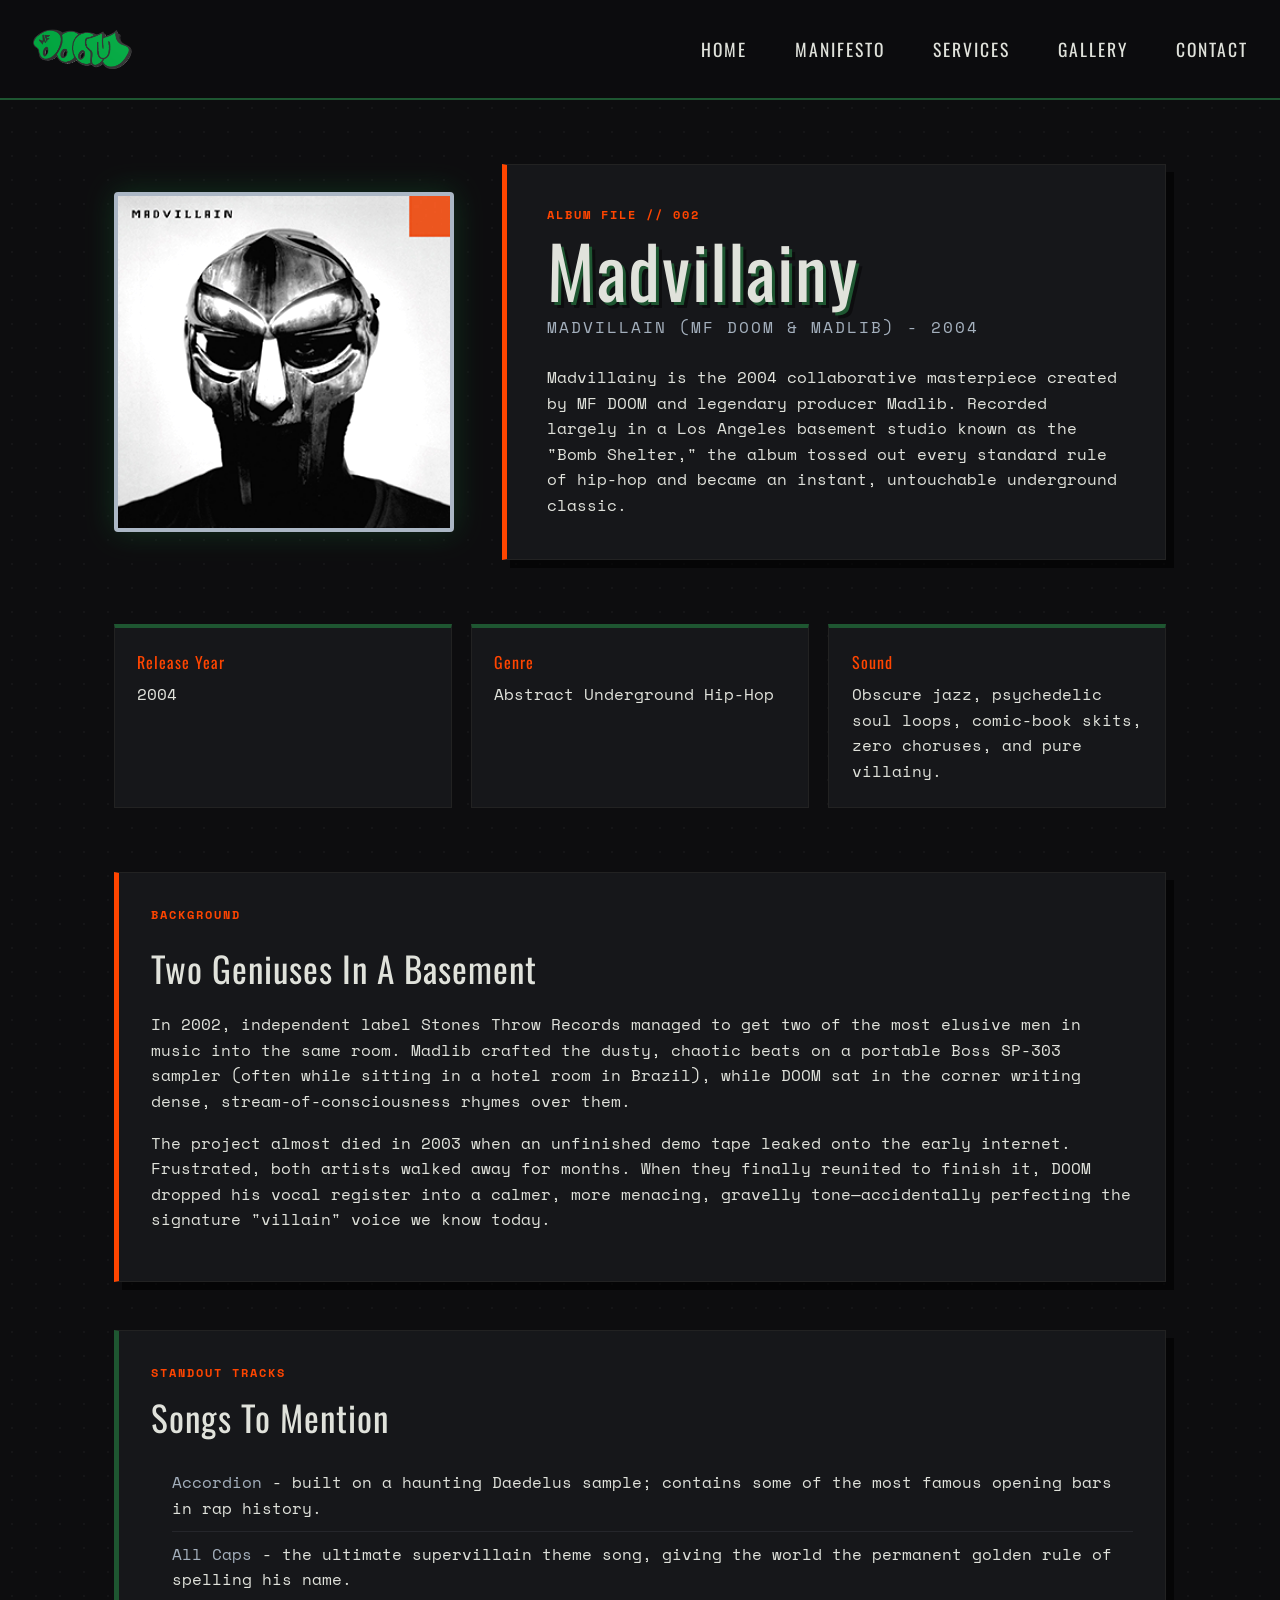
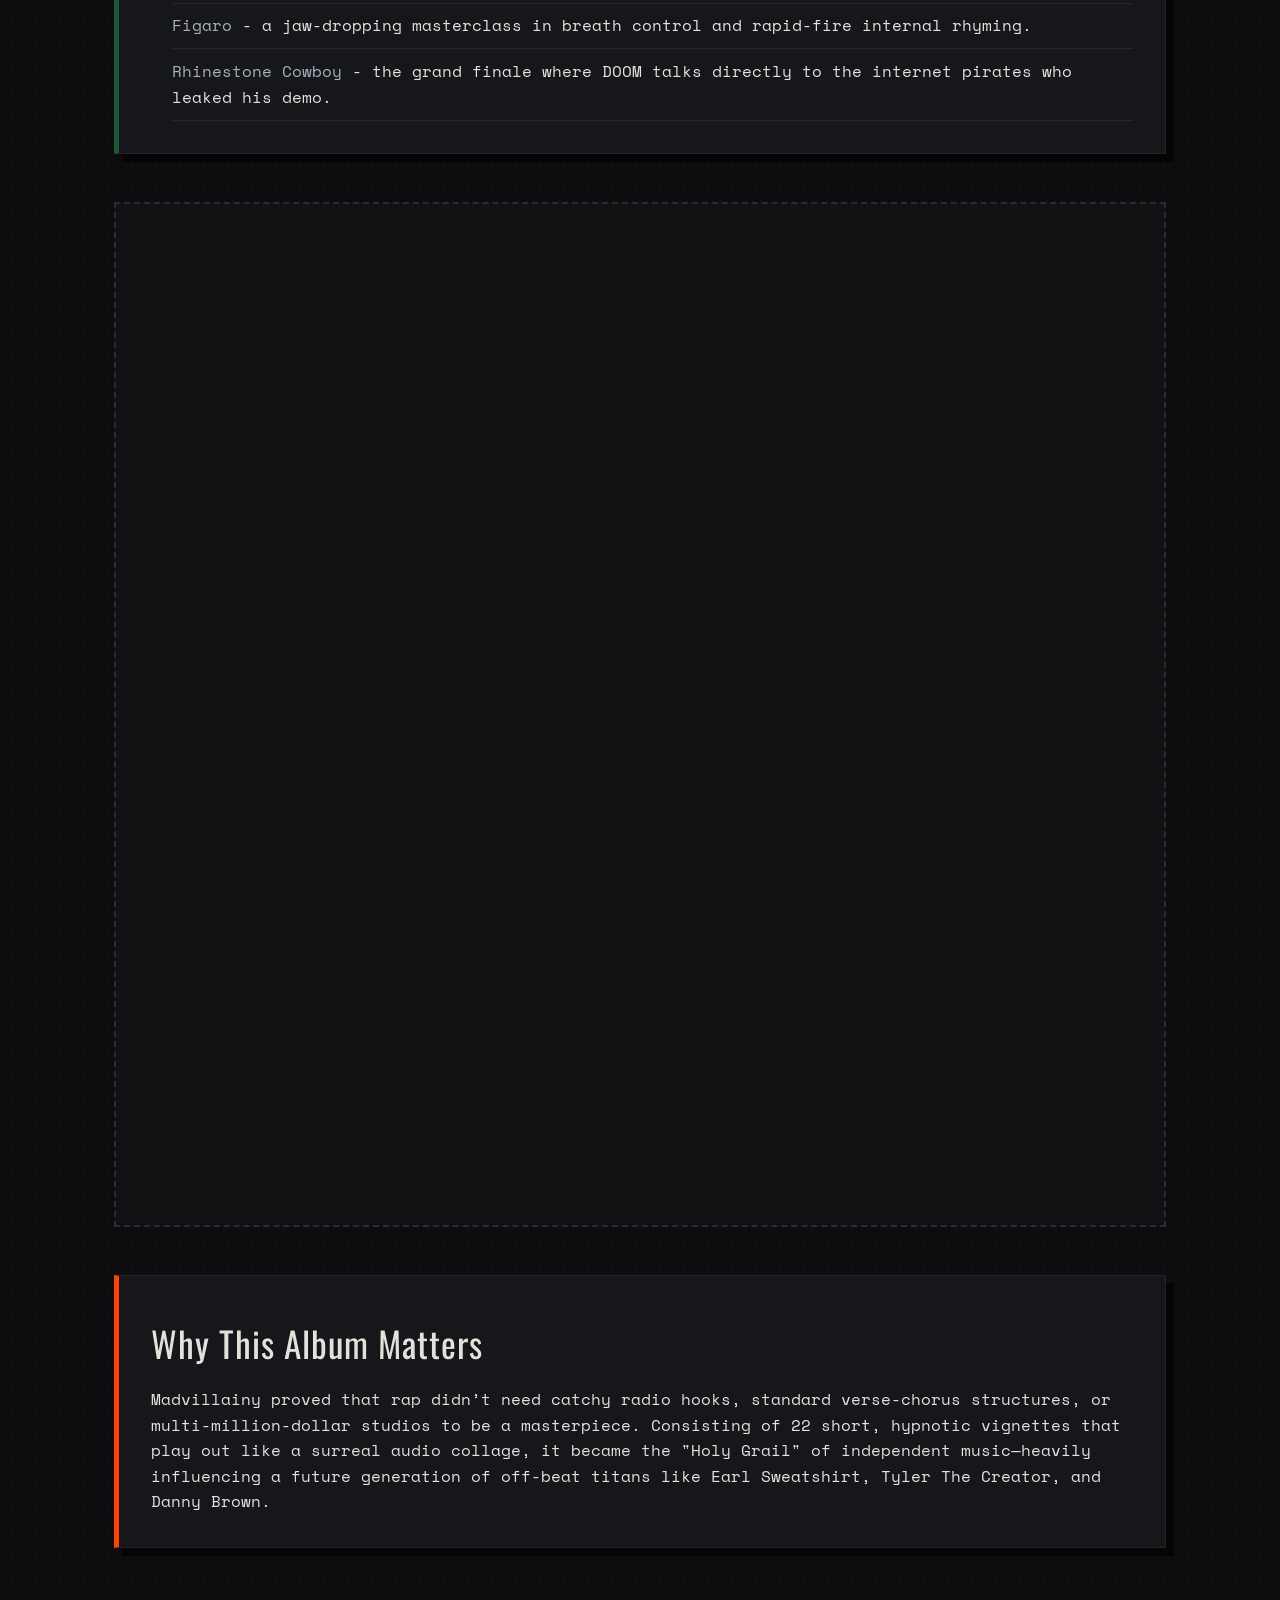
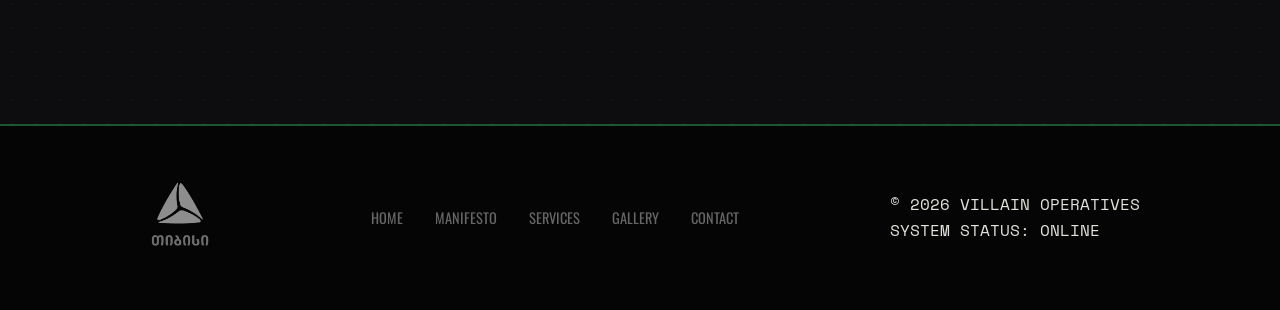
<file: albums/madvillainy.html>
<!doctype html>
<html lang="en">
  <head>
    <meta charset="UTF-8" />
    <meta name="viewport" content="width=device-width, initial-scale=1.0" />
    <meta
      name="description"
      content="Madvillainy album page for MF DOOM & Madlib project"
    />
    <meta
      name="keywords"
      content="MF DOOM, Madlib, Madvillainy, Stones Throw, hip-hop, abstract rap"
    />
    <meta name="author" content="Saba Jokhadze" />
    <link rel="stylesheet" href="../css/album.css" />
    <title>Madvillainy | MF DOOM</title>
  </head>
  <body>
    <nav class="nav">
      <a href="../index.html" class="nav-logo">
        <img src="../images/doomlogo.png" />
      </a>

      <input type="checkbox" id="menu-toggle" />

      <label class="burger" for="menu-toggle">
        <span></span>
        <span></span>
        <span></span>
      </label>
      <div class="nav-links">
        <a href="../index.html">HOME</a>
        <a href="../navbar/manifesto.html">MANIFESTO</a>
        <a href="../navbar/services.html">SERVICES</a>
        <a href="../navbar/gallery.html">GALLERY</a>
        <a href="../navbar/contact.html">CONTACT</a>
      </div>
    </nav>

    <main class="album-page">
      <section class="album-hero">
        <img
          src="../images/Madvillainy.png"
          alt="Madvillainy album cover"
          class="album-cover"
        />

        <div class="album-info">
          <p class="album-label">ALBUM FILE // 002</p>
          <h1>Madvillainy</h1>
          <h2>Madvillain (MF DOOM & Madlib) - 2004</h2>

          <p>
            Madvillainy is the 2004 collaborative masterpiece created by MF DOOM
            and legendary producer Madlib. Recorded largely in a Los Angeles
            basement studio known as the "Bomb Shelter," the album tossed out
            every standard rule of hip-hop and became an instant, untouchable
            underground classic.
          </p>
        </div>
      </section>

      <section class="album-details">
        <div class="detail-card">
          <h3>Release Year</h3>
          <p>2004</p>
        </div>

        <div class="detail-card">
          <h3>Genre</h3>
          <p>Abstract Underground Hip-Hop</p>
        </div>

        <div class="detail-card">
          <h3>Sound</h3>
          <p>
            Obscure jazz, psychedelic soul loops, comic-book skits, zero
            choruses, and pure villainy.
          </p>
        </div>
      </section>

      <section class="album-story">
        <p class="album-label">BACKGROUND</p>
        <h2>Two Geniuses In A Basement</h2>

        <p>
          In 2002, independent label Stones Throw Records managed to get two of
          the most elusive men in music into the same room. Madlib crafted the
          dusty, chaotic beats on a portable Boss SP-303 sampler (often while
          sitting in a hotel room in Brazil), while DOOM sat in the corner
          writing dense, stream-of-consciousness rhymes over them.
        </p>

        <p>
          The project almost died in 2003 when an unfinished demo tape leaked
          onto the early internet. Frustrated, both artists walked away for
          months. When they finally reunited to finish it, DOOM dropped his
          vocal register into a calmer, more menacing, gravelly
          tone—accidentally perfecting the signature "villain" voice we know
          today.
        </p>
      </section>

      <section class="standout-tracks">
        <p class="album-label">STANDOUT TRACKS</p>
        <h2>Songs To Mention</h2>

        <ul>
          <li>
            <strong>Accordion</strong> - built on a haunting Daedelus sample;
            contains some of the most famous opening bars in rap history.
          </li>
          <li>
            <strong>All Caps</strong> - the ultimate supervillain theme song,
            giving the world the permanent golden rule of spelling his name.
          </li>
          <li>
            <strong>Figaro</strong> - a jaw-dropping masterclass in breath
            control and rapid-fire internal rhyming.
          </li>
          <li>
            <strong>Rhinestone Cowboy</strong> - the grand finale where DOOM
            talks directly to the internet pirates who leaked his demo.
          </li>
        </ul>
      </section>

      <div class="songs">
        <iframe
          data-testid="embed-iframe"
          style="border-radius: 12px"
          src="https://open.spotify.com/embed/track/4WM1hvYr2NC6bQnQXcj3sH?utm_source=generator&theme=0&si=71d675550c684fe4"
          width="100%"
          height="152"
          frameborder="0"
          allowfullscreen=""
          allow="
            autoplay;
            clipboard-write;
            encrypted-media;
            fullscreen;
            picture-in-picture;
          "
          loading="lazy"
        ></iframe>
        <iframe
          data-testid="embed-iframe"
          style="border-radius: 12px"
          src="https://open.spotify.com/embed/track/67vrmPygrZ9giGqHUSReAT?utm_source=generator&theme=0&si=df4428d3b19b4b4a"
          width="100%"
          height="152"
          frameborder="0"
          allowfullscreen=""
          allow="
            autoplay;
            clipboard-write;
            encrypted-media;
            fullscreen;
            picture-in-picture;
          "
          loading="lazy"
        ></iframe>
        <iframe
          data-testid="embed-iframe"
          style="border-radius: 12px"
          src="https://open.spotify.com/embed/track/21O0XXPEWPtePt5RMY93Ob?utm_source=generator&theme=0&si=1615ec4c12834cea"
          width="100%"
          height="152"
          frameborder="0"
          allowfullscreen=""
          allow="
            autoplay;
            clipboard-write;
            encrypted-media;
            fullscreen;
            picture-in-picture;
          "
          loading="lazy"
        ></iframe>
        <iframe
          data-testid="embed-iframe"
          style="border-radius: 12px"
          src="https://open.spotify.com/embed/track/1YgDGKyKhFlimPw3mLavPG?utm_source=generator&theme=0&si=baa6951d837141cb"
          width="100%"
          height="152"
          frameborder="0"
          allowfullscreen=""
          allow="
            autoplay;
            clipboard-write;
            encrypted-media;
            fullscreen;
            picture-in-picture;
          "
          loading="lazy"
        ></iframe>
        <iframe
          data-testid="embed-iframe"
          style="border-radius: 12px"
          src="https://open.spotify.com/embed/track/3KQh7ppbDxVjdJBtjvP5BU?utm_source=generator&theme=0&si=9b65b64c84cf42bf"
          width="100%"
          height="152"
          frameborder="0"
          allowfullscreen=""
          allow="
            autoplay;
            clipboard-write;
            encrypted-media;
            fullscreen;
            picture-in-picture;
          "
          loading="lazy"
        ></iframe>
        <iframe
          data-testid="embed-iframe"
          style="border-radius: 12px"
          src="https://open.spotify.com/embed/track/0V3nTTKA24XKCayp8igU4l?utm_source=generator&theme=0&si=70d14c1d0a4f419b"
          width="100%"
          height="152"
          frameborder="0"
          allowfullscreen=""
          allow="
            autoplay;
            clipboard-write;
            encrypted-media;
            fullscreen;
            picture-in-picture;
          "
          loading="lazy"
        ></iframe>
      </div>

      <section class="album-note">
        <h2>Why This Album Matters</h2>
        <p>
          Madvillainy proved that rap didn’t need catchy radio hooks, standard
          verse-chorus structures, or multi-million-dollar studios to be a
          masterpiece. Consisting of 22 short, hypnotic vignettes that play out
          like a surreal audio collage, it became the "Holy Grail" of
          independent music—heavily influencing a future generation of off-beat
          titans like Earl Sweatshirt, Tyler The Creator, and Danny Brown.
        </p>
      </section>
    </main>
    <footer class="site-footer">
      <div class="footer-content">
        <div class="footer-logo">
          <a
            href="https://tbcbank.ge/ka/tbc-education"
            targer="_blank"
            rel="noopener noreferrer"
          >
            <img src="../images/tbc-logo.png" alt="tbc" />
          </a>
        </div>

        <div class="footer-links">
          <a href="../index.html">HOME</a>
          <a href="../navbar/manifesto.html">MANIFESTO</a>
          <a href="../navbar/services.html">SERVICES</a>
          <a href="../navbar/gallery.html">GALLERY</a>
          <a href="../navbar/contact.html">CONTACT</a>
        </div>

        <div class="footer-info">
          <p>© 2026 VILLAIN OPERATIVES</p>
          <p>SYSTEM STATUS: ONLINE</p>
        </div>
      </div>
    </footer>
  </body>
</html>
</file>
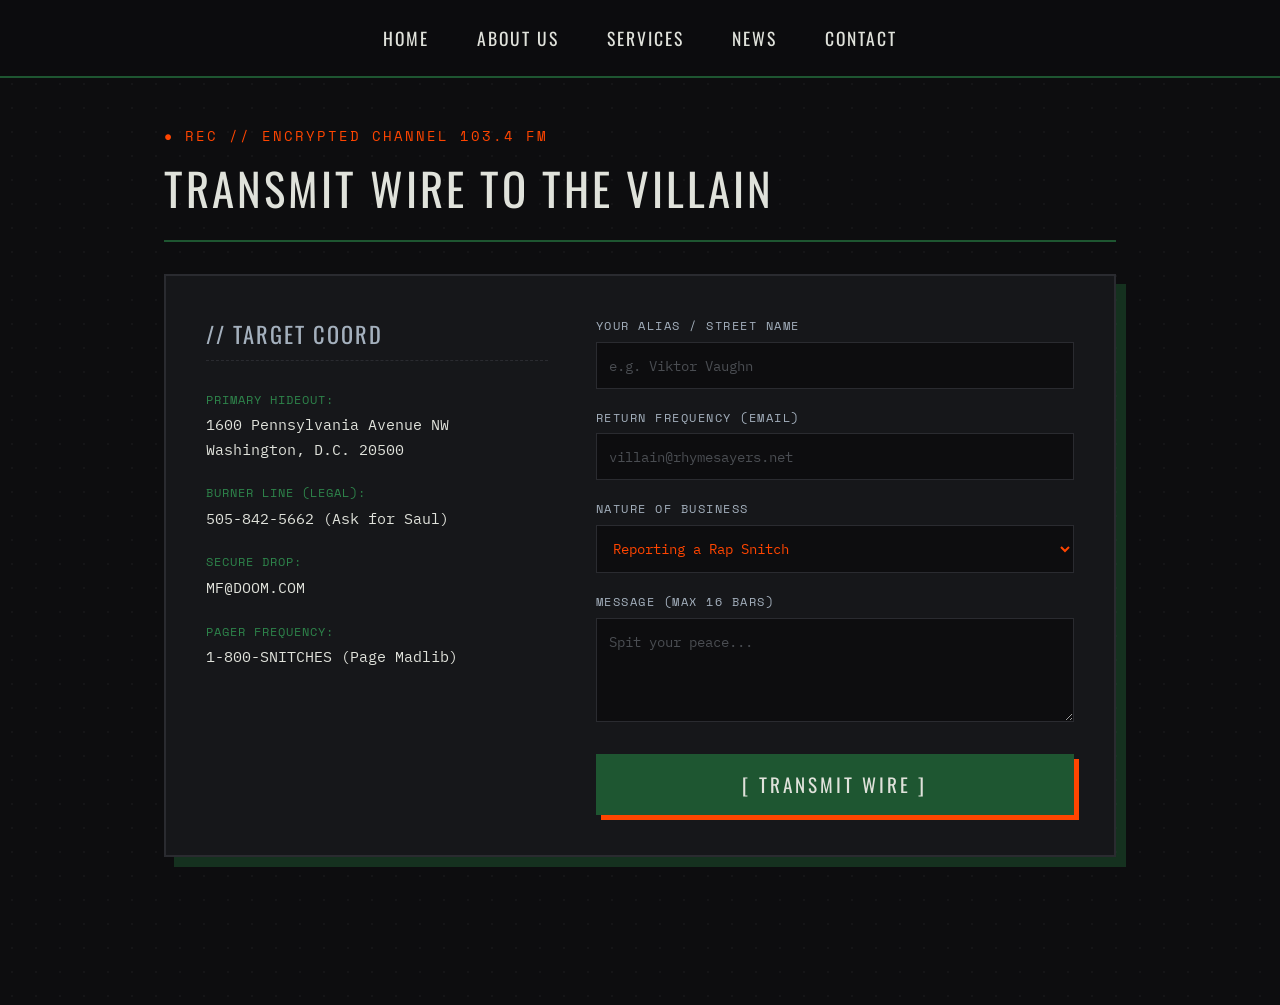
<file: navbar/about.html>
<!doctype html>
<html lang="en">
  <head>
    <meta charset="UTF-8" />
    <meta name="viewport" content="width=device-width, initial-scale=1.0" />
    <meta name="Description" content="Final project for css/html course" />
    <meta name="keywords" content="project, html, css, scss, music, DOOM" />
    <meta name="author" content="Saba Jokhadze" />
    <link rel="stylesheet" href="../css/about.css" />
    <title>Transmit Wire | MF DOOM</title>
  </head>
  <body>
    <div class="nav">
      <a href="../index.html">HOME</a>
      <a href="./about.html">ABOUT US</a>
      <a href="./services.html">SERVICES</a>
      <a href="###">NEWS</a>
      <a href="###">CONTACT</a>
    </div>

    <main class="contact-container">
      <div class="terminal-header">
        <p class="status-pill">● REC // ENCRYPTED CHANNEL 103.4 FM</p>
        <h1>TRANSMIT WIRE TO THE VILLAIN</h1>
      </div>

      <div class="contact-box">
        <div class="contact-info">
          <h2>// TARGET COORD</h2>
          
          <div class="info-group">
            <span class="label">PRIMARY HIDEOUT:</span>
            <p>1600 Pennsylvania Avenue NW<br>Washington, D.C. 20500</p>
          </div>

          <div class="info-group">
            <span class="label">BURNER LINE (LEGAL):</span>
            <p>505-842-5662 (Ask for Saul)</p>
          </div>

          <div class="info-group">
            <span class="label">SECURE DROP:</span>
            <p>MF@DOOM.COM</p>
          </div>

          <div class="info-group">
            <span class="label">PAGER FREQUENCY:</span>
            <p>1-800-SNITCHES (Page Madlib)</p>
          </div>
        </div>

        
        <form 
          class="villain-form" 
          onsubmit="event.preventDefault(); alert('[TRANSMISSION INTERCEPTED]\n\nThe Supervillain has received your wire. Do not wait by the phone.');"
        >
          <div class="form-group">
            <label for="alias">YOUR ALIAS / STREET NAME</label>
            <input type="text" id="alias" placeholder="e.g. Viktor Vaughn" required />
          </div>

          <div class="form-group">
            <label for="freq">RETURN FREQUENCY (EMAIL)</label>
            <input type="email" id="freq" placeholder="villain@rhymesayers.net" required />
          </div>

          <div class="form-group">
            <label for="reason">NATURE OF BUSINESS</label>
            <select id="reason">
              <option>Reporting a Rap Snitch</option>
              <option>Dropping off Hot Cakes</option>
              <option>Beat Tape Submission (Cassette Only)</option>
              <option>General Unresolved Beef</option>
            </select>
          </div>

          <div class="form-group">
            <label for="bars">MESSAGE (MAX 16 BARS)</label>
            <textarea id="bars" rows="4" placeholder="Spit your peace..."></textarea>
          </div>

          <button type="submit" class="submit-btn">[ TRANSMIT WIRE ]</button>
        </form>

      </div>
    </main>
  </body>
</html>
</file>
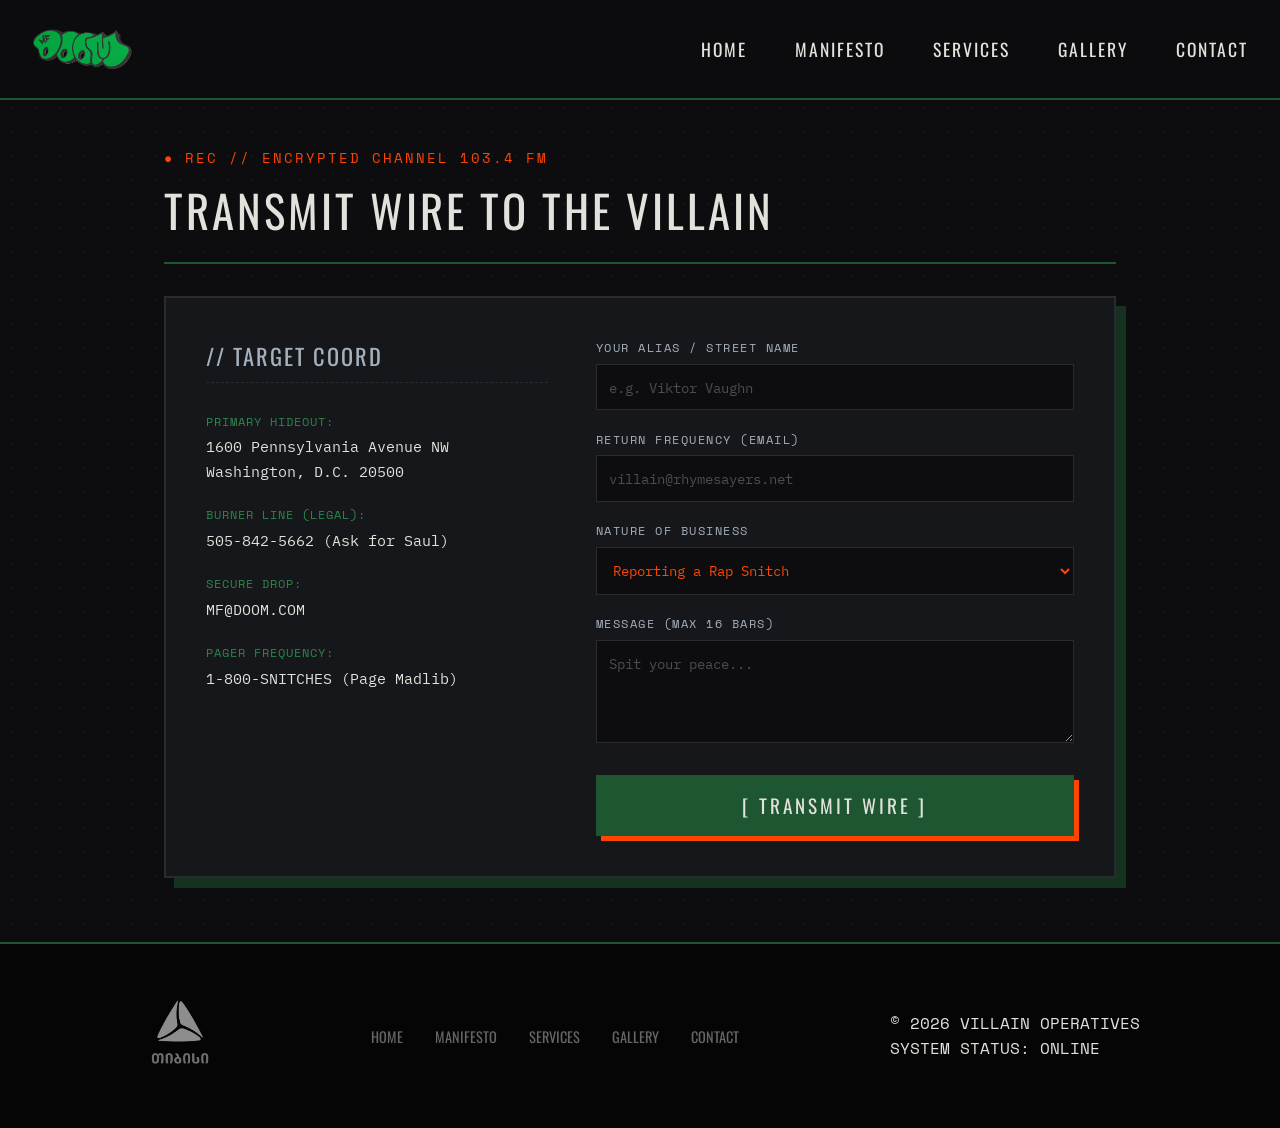
<file: navbar/contact.html>
<!doctype html>
<html lang="en">
  <head>
    <meta charset="UTF-8" />
    <meta name="viewport" content="width=device-width, initial-scale=1.0" />
    <meta name="Description" content="Final project for css/html course" />
    <meta name="keywords" content="project, html, css, scss, music, DOOM" />
    <meta name="author" content="Saba Jokhadze" />
    <link rel="stylesheet" href="../css/contact.css" />
    <title>Transmit Wire | MF DOOM</title>
  </head>
  <body>
    <nav class="nav">
      <a href="../index.html" class="nav-logo">
        <img src="../images/doomlogo.png" />
      </a>

      <input type="checkbox" id="menu-toggle" />

      <label class="burger" for="menu-toggle">
        <span></span>
        <span></span>
        <span></span>
      </label>
      <div class="nav-links">
        <a href="../index.html">HOME</a>
        <a href="./manifesto.html">MANIFESTO</a>
        <a href="./services.html">SERVICES</a>
        <a href="./gallery.html">GALLERY</a>
        <a href="./contact.html">CONTACT</a>
      </div>
    </nav>

    <main class="contact-container">
      <div class="terminal-header">
        <p class="status-pill">● REC // ENCRYPTED CHANNEL 103.4 FM</p>
        <h1>TRANSMIT WIRE TO THE VILLAIN</h1>
      </div>

      <div class="contact-box">
        <div class="contact-info">
          <h2>// TARGET COORD</h2>

          <div class="info-group">
            <span class="label">PRIMARY HIDEOUT:</span>
            <p>1600 Pennsylvania Avenue NW<br />Washington, D.C. 20500</p>
          </div>

          <div class="info-group">
            <span class="label">BURNER LINE (LEGAL):</span>
            <p>505-842-5662 (Ask for Saul)</p>
          </div>

          <div class="info-group">
            <span class="label">SECURE DROP:</span>
            <p>MF@DOOM.COM</p>
          </div>

          <div class="info-group">
            <span class="label">PAGER FREQUENCY:</span>
            <p>1-800-SNITCHES (Page Madlib)</p>
          </div>
        </div>

        <form
          class="villain-form"
          onsubmit="
            event.preventDefault();
            alert(
              '[TRANSMISSION INTERCEPTED]\n\nThe Supervillain has received your wire. Do not wait by the phone.',
            );
          "
        >
          <div class="form-group">
            <label for="alias">YOUR ALIAS / STREET NAME</label>
            <input
              type="text"
              id="alias"
              placeholder="e.g. Viktor Vaughn"
              required
            />
          </div>

          <div class="form-group">
            <label for="freq">RETURN FREQUENCY (EMAIL)</label>
            <input
              type="email"
              id="freq"
              placeholder="villain@rhymesayers.net"
              required
            />
          </div>

          <div class="form-group">
            <label for="reason">NATURE OF BUSINESS</label>
            <select id="reason">
              <option>Reporting a Rap Snitch</option>
              <option>Dropping off Hot Cakes</option>
              <option>Beat Tape Submission (Cassette Only)</option>
              <option>General Unresolved Beef</option>
            </select>
          </div>

          <div class="form-group">
            <label for="bars">MESSAGE (MAX 16 BARS)</label>
            <textarea
              id="bars"
              rows="4"
              placeholder="Spit your peace..."
            ></textarea>
          </div>

          <button type="submit" class="submit-btn">[ TRANSMIT WIRE ]</button>
        </form>
      </div>
    </main>
    <footer class="site-footer">
      <div class="footer-content">
        <div class="footer-logo">
          <a
            href="https://tbcbank.ge/ka/tbc-education"
            targer="_blank"
            rel="noopener noreferrer"
          >
            <img src="../images/tbc-logo.png" alt="tbc" />
          </a>
        </div>

        <div class="footer-links">
          <a href="../index.html">HOME</a>
          <a href="../navbar/manifesto.html">MANIFESTO</a>
          <a href="../navbar/services.html">SERVICES</a>
          <a href="../navbar/gallery.html">GALLERY</a>
          <a href="../navbar/contact.html">CONTACT</a>
        </div>

        <div class="footer-info">
          <p>© 2026 VILLAIN OPERATIVES</p>
          <p>SYSTEM STATUS: ONLINE</p>
        </div>
      </div>
    </footer>
  </body>
</html>
</file>
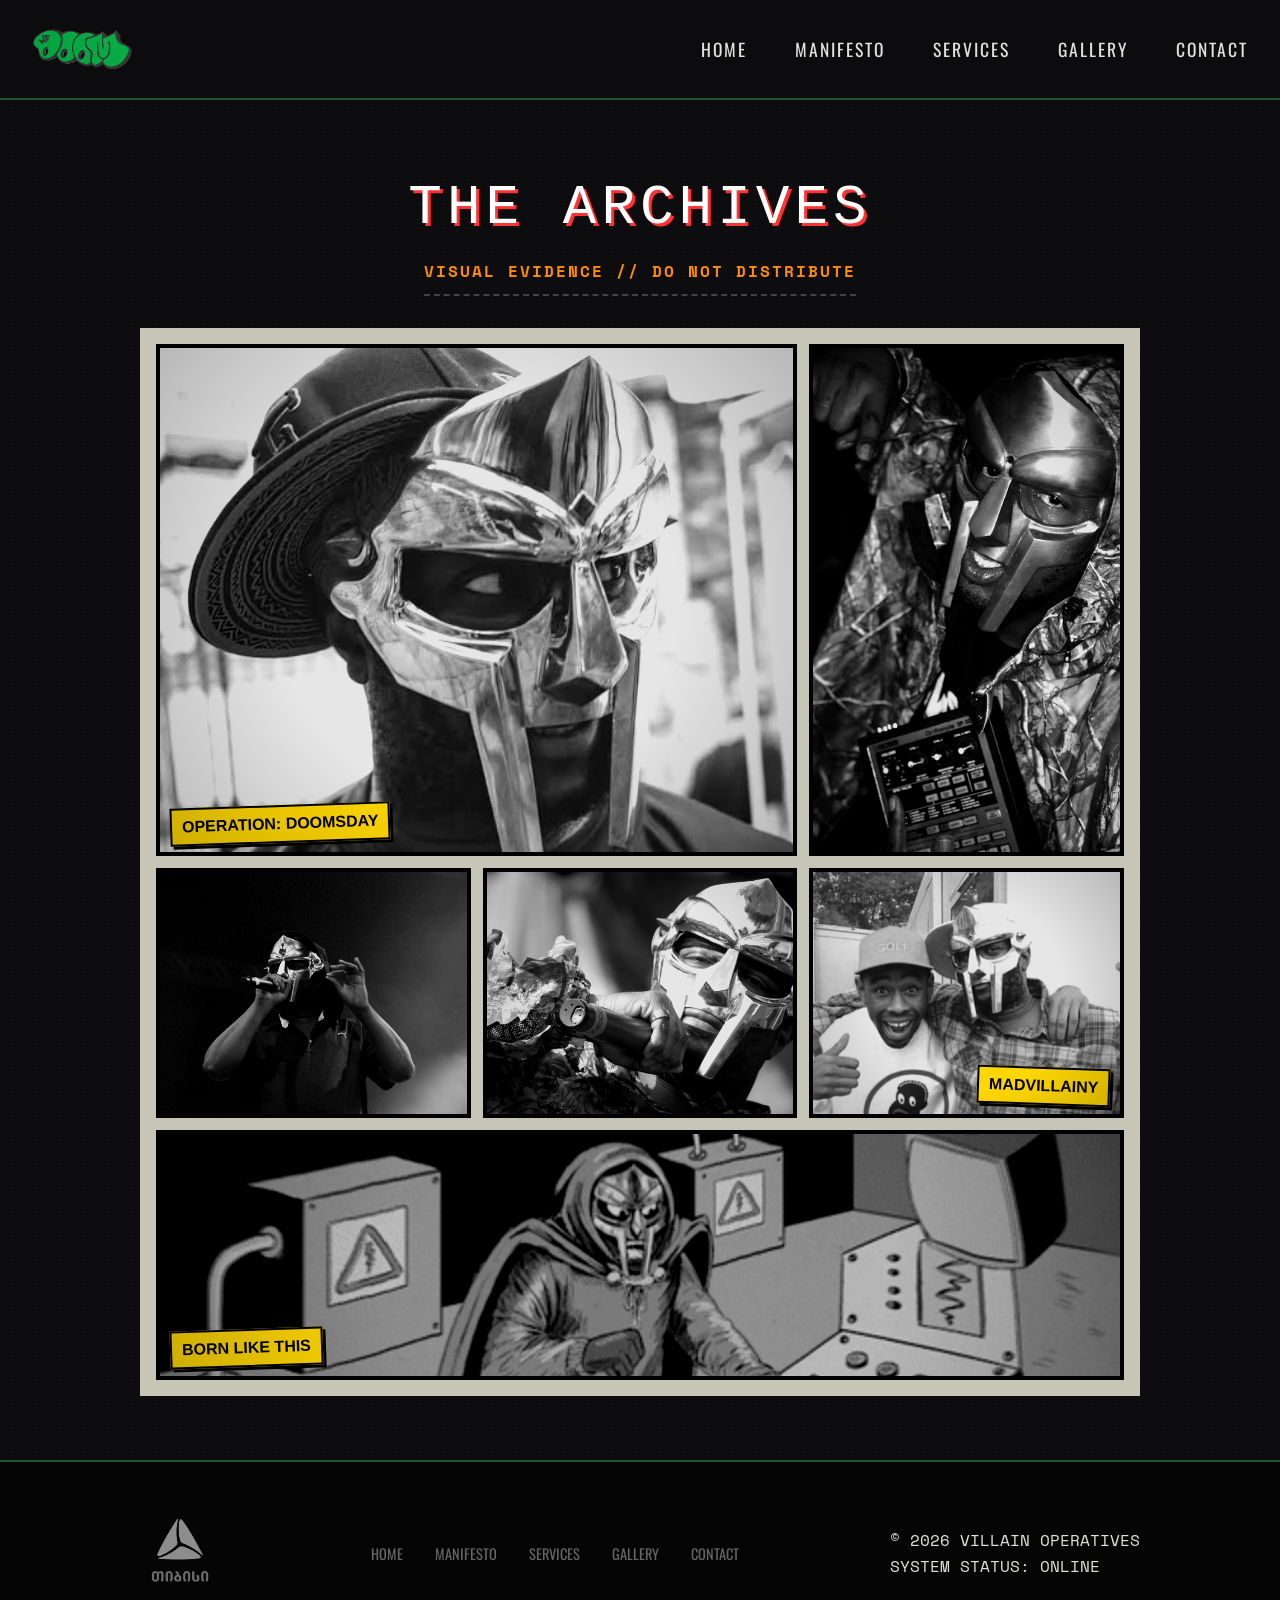
<file: navbar/gallery.html>
<!doctype html>
<html lang="en">
  <head>
    <meta charset="UTF-8" />
    <meta name="viewport" content="width=device-width, initial-scale=1.0" />
    <meta name="Description" content="Final project for css/html course" />
    <meta
      name="keywords"
      content="project, html, css, scss, music, DOOM, services"
    />
    <meta name="author" content="Saba Jokhadze" />
    <link rel="stylesheet" href="../css/gallery.css" />
    <title>The Archives | MF DOOM</title>
  </head>
  <body>
    <nav class="nav">
      <a href="../index.html" class="nav-logo">
        <img src="../images/doomlogo.png" />
      </a>

      <input type="checkbox" id="menu-toggle" />

      <label class="burger" for="menu-toggle">
        <span></span>
        <span></span>
        <span></span>
      </label>
      <div class="nav-links">
        <a href="../index.html">HOME</a>
        <a href="./manifesto.html">MANIFESTO</a>
        <a href="./services.html">SERVICES</a>
        <a href="./gallery.html">GALLERY</a>
        <a href="./contact.html">CONTACT</a>
      </div>
    </nav>

    <div class="gallery-header">
      <h1>THE ARCHIVES</h1>
      <p>VISUAL EVIDENCE // DO NOT DISTRIBUTE</p>
    </div>

    <div class="comic-grid">
      <div class="panel feature-panel">
        <img src="../images/image.jpg" alt="DOOM Live" />
        <div class="caption">OPERATION: DOOMSDAY</div>
      </div>

      <div class="panel tall-panel">
        <img src="../images/images.jpg" alt="The Mask" />
      </div>

      <div class="panel">
        <img src="../images/live.png" alt="MPC3000" />
      </div>

      <div class="panel">
        <img src="../images/MF-Doom-696x442.jpg" alt="MPC3000" />
      </div>

      <div class="panel side-by-side">
        <img
          src="../images/mf-doom-real-life-v0-uxcbzfvyhcxd1.jpg"
          alt="Madlib collab"
        />
        <div class="caption caption-right">MADVILLAINY</div>
      </div>

      <div class="panel wide-panel">
        <img src="../images/MFDOOM2.gif" alt="Born Like This Gold Mask" />
        <div class="caption">BORN LIKE THIS</div>
      </div>
    </div>
    <footer class="site-footer">
      <div class="footer-content">
        <div class="footer-logo">
          <a
            href="https://tbcbank.ge/ka/tbc-education"
            targer="_blank"
            rel="noopener noreferrer"
          >
            <img src="../images/tbc-logo.png" alt="tbc" />
          </a>
        </div>

        <div class="footer-links">
          <a href="../index.html">HOME</a>
          <a href="../navbar/manifesto.html">MANIFESTO</a>
          <a href="../navbar/services.html">SERVICES</a>
          <a href="../navbar/gallery.html">GALLERY</a>
          <a href="../navbar/contact.html">CONTACT</a>
        </div>

        <div class="footer-info">
          <p>© 2026 VILLAIN OPERATIVES</p>
          <p>SYSTEM STATUS: ONLINE</p>
        </div>
      </div>
    </footer>
  </body>
</html>
</file>
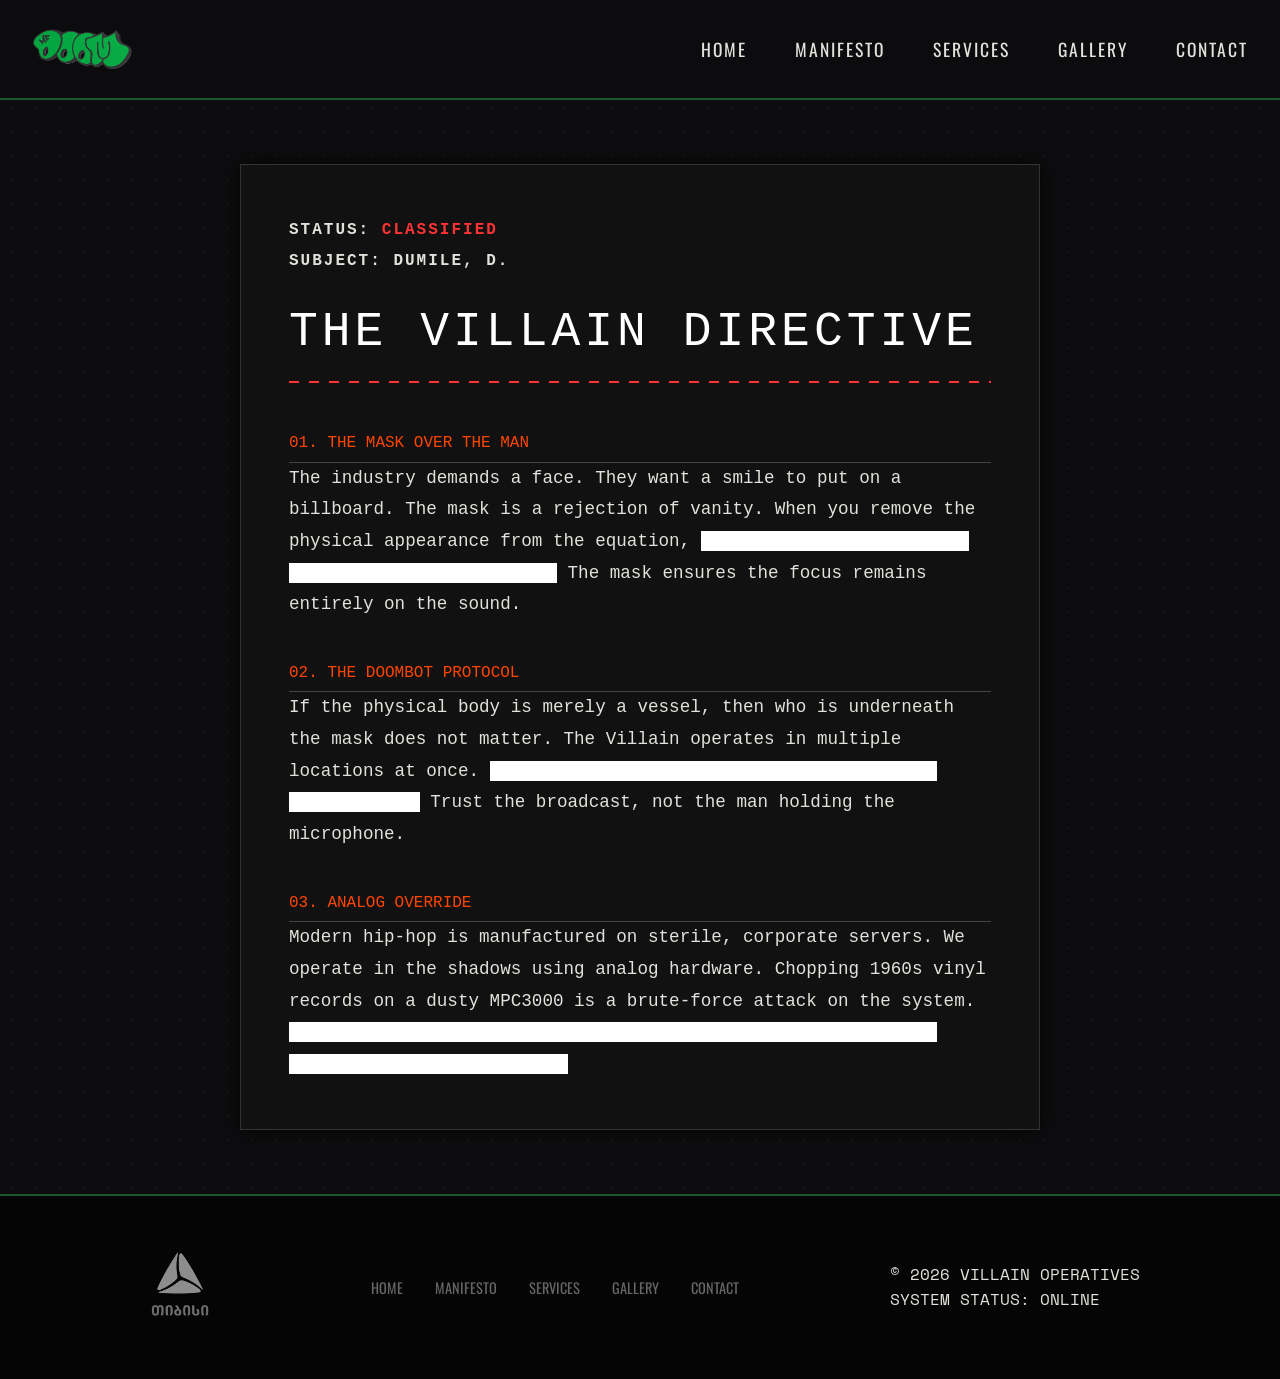
<file: navbar/manifesto.html>
<!doctype html>
<html lang="en">
  <head>
    <meta charset="UTF-8" />
    <meta name="viewport" content="width=device-width, initial-scale=1.0" />
    <title>Manifesto | MF DOOM</title>
    <link rel="stylesheet" href="../css/manifesto.css" />
  </head>
  <body>
    <nav class="nav">
      <a href="../index.html" class="nav-logo">
        <img src="../images/doomlogo.png" />
      </a>

      <input type="checkbox" id="menu-toggle" />

      <label class="burger" for="menu-toggle">
        <span></span>
        <span></span>
        <span></span>
      </label>
      <div class="nav-links">
        <a href="../index.html">HOME</a>
        <a href="./manifesto.html">MANIFESTO</a>
        <a href="./services.html">SERVICES</a>
        <a href="./gallery.html">GALLERY</a>
        <a href="./contact.html">CONTACT</a>
      </div>
    </nav>

    <div class="manifesto-wrapper">
      <div class="document-header">
        <p>STATUS: <span class="alert-red">CLASSIFIED</span></p>
        <p>SUBJECT: DUMILE, D.</p>
        <h1>THE VILLAIN DIRECTIVE</h1>
        <hr class="glitch-line" />
      </div>

      <div class="manifesto-content">
        <h2>01. THE MASK OVER THE MAN</h2>
        <p>
          The industry demands a face. They want a smile to put on a billboard.
          The mask is a rejection of vanity. When you remove the physical
          appearance from the equation,
          <span class="redacted"
            >the audience is forced to listen to the raw lyrics.</span
          >
          The mask ensures the focus remains entirely on the sound.
        </p>

        <h2>02. THE DOOMBOT PROTOCOL</h2>
        <p>
          If the physical body is merely a vessel, then who is underneath the
          mask does not matter. The Villain operates in multiple locations at
          once.
          <span class="redacted"
            >A DOOMBOT is not a scam; it is a lesson in expectation.</span
          >
          Trust the broadcast, not the man holding the microphone.
        </p>

        <h2>03. ANALOG OVERRIDE</h2>
        <p>
          Modern hip-hop is manufactured on sterile, corporate servers. We
          operate in the shadows using analog hardware. Chopping 1960s vinyl
          records on a dusty MPC3000 is a brute-force attack on the system.
          <span class="redacted"
            >We do not ask for industry permission. We steal the loops and press
            the vinyl ourselves.</span
          >
        </p>
      </div>
    </div>
    <footer class="site-footer">
      <div class="footer-content">
        <div class="footer-logo">
          <a
            href="https://tbcbank.ge/ka/tbc-education"
            targer="_blank"
            rel="noopener noreferrer"
          >
            <img src="../images/tbc-logo.png" alt="tbc" />
          </a>
        </div>

        <div class="footer-links">
          <a href="../index.html">HOME</a>
          <a href="../navbar/manifesto.html">MANIFESTO</a>
          <a href="../navbar/services.html">SERVICES</a>
          <a href="../navbar/gallery.html">GALLERY</a>
          <a href="../navbar/contact.html">CONTACT</a>
        </div>

        <div class="footer-info">
          <p>© 2026 VILLAIN OPERATIVES</p>
          <p>SYSTEM STATUS: ONLINE</p>
        </div>
      </div>
    </footer>
  </body>
</html>
</file>
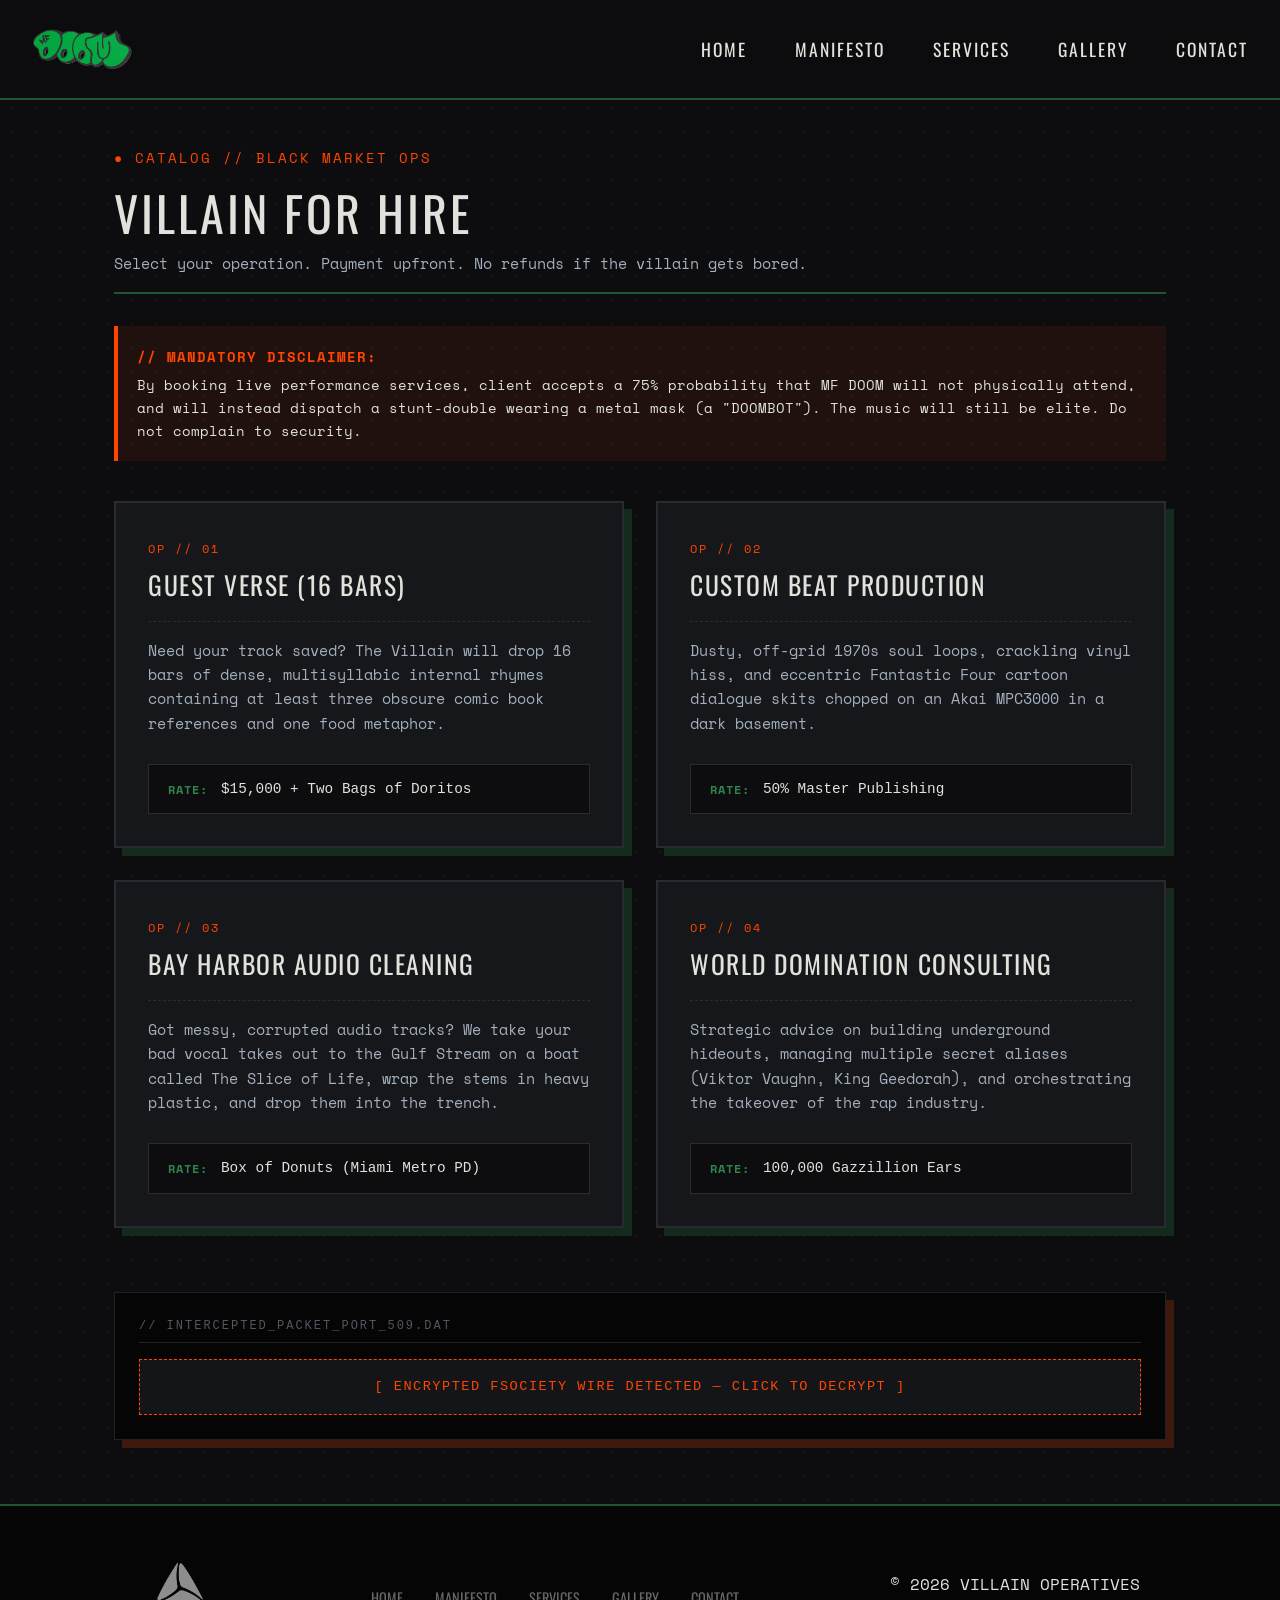
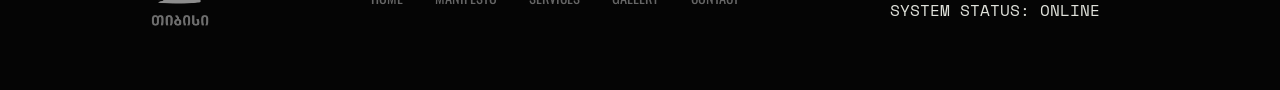
<file: navbar/services.html>
<!doctype html>
<html lang="en">
  <head>
    <meta charset="UTF-8" />
    <meta name="viewport" content="width=device-width, initial-scale=1.0" />
    <meta name="Description" content="Final project for css/html course" />
    <meta
      name="keywords"
      content="project, html, css, scss, music, DOOM, services"
    />
    <meta name="author" content="Saba Jokhadze" />
    <link rel="stylesheet" href="../css/services.css" />
    <title>Villain For Hire | MF DOOM</title>
  </head>
  <body>
    <nav class="nav">
      <a href="../index.html" class="nav-logo">
        <img src="../images/doomlogo.png" />
      </a>

      <input type="checkbox" id="menu-toggle" />

      <label class="burger" for="menu-toggle">
        <span></span>
        <span></span>
        <span></span>
      </label>
      <div class="nav-links">
        <a href="../index.html">HOME</a>
        <a href="./manifesto.html">MANIFESTO</a>
        <a href="./services.html">SERVICES</a>
        <a href="./gallery.html">GALLERY</a>
        <a href="./contact.html">CONTACT</a>
      </div>
    </nav>

    <main class="services-container">
      <div class="services-header">
        <p class="status-pill">● CATALOG // BLACK MARKET OPS</p>
        <h1>VILLAIN FOR HIRE</h1>
        <p class="subtitle">
          Select your operation. Payment upfront. No refunds if the villain gets
          bored.
        </p>
      </div>

      <div class="doombot-banner">
        <span class="warning-tag">// MANDATORY DISCLAIMER:</span>
        <p>
          By booking live performance services, client accepts a
          <strong>75% probability</strong> that MF DOOM will not physically
          attend, and will instead dispatch a stunt-double wearing a metal mask
          (a "DOOMBOT"). The music will still be elite. Do not complain to
          security.
        </p>
      </div>

      <div class="services-grid">
        <div class="service-card">
          <div class="card-top">
            <span>OP // 01</span>
            <h3>GUEST VERSE (16 BARS)</h3>
          </div>
          <p class="description">
            Need your track saved? The Villain will drop 16 bars of dense,
            multisyllabic internal rhymes containing at least three obscure
            comic book references and one food metaphor.
          </p>
          <div class="price-box">
            <span class="rate">RATE:</span>
            <p>$15,000 + Two Bags of Doritos</p>
            <!--Get more cheese than Doritos, Cheetos or Fritos. song easter-egg-->
          </div>
        </div>

        <div class="service-card">
          <div class="card-top">
            <span>OP // 02</span>
            <h3>CUSTOM BEAT PRODUCTION</h3>
          </div>
          <p class="description">
            Dusty, off-grid 1970s soul loops, crackling vinyl hiss, and
            eccentric Fantastic Four cartoon dialogue skits chopped on an Akai
            MPC3000 in a dark basement.
          </p>
          <!--akai=dooms actual hardware-->
          <div class="price-box">
            <span class="rate">RATE:</span>
            <p>50% Master Publishing</p>
          </div>
        </div>

        <div class="service-card">
          <div class="card-top">
            <span>OP // 03</span>
            <h3>BAY HARBOR AUDIO CLEANING</h3>
          </div>
          <p class="description">
            Got messy, corrupted audio tracks? We take your bad vocal takes out
            to the Gulf Stream on a boat called <em>The Slice of Life</em>, wrap
            the stems in heavy plastic, and drop them into the trench.
          </p>
          <!--tonight's the night.-->
          <div class="price-box">
            <span class="rate">RATE:</span>
            <p>Box of Donuts (Miami Metro PD)</p>
          </div>
        </div>

        <div class="service-card">
          <div class="card-top">
            <span>OP // 04</span>
            <h3>WORLD DOMINATION CONSULTING</h3>
          </div>
          <p class="description">
            Strategic advice on building underground hideouts, managing multiple
            secret aliases (Viktor Vaughn, King Geedorah), and orchestrating the
            takeover of the rap industry.
          </p>
          <div class="price-box">
            <span class="rate">RATE:</span>
            <p>100,000 Gazzillion Ears</p>
          </div>
        </div>
      </div>

      <section class="fsociety-section">
        <div class="terminal-bar">// INTERCEPTED_PACKET_PORT_509.DAT</div>

        <input type="checkbox" id="hack-trigger" class="hidden-trigger" />

        <label for="hack-trigger" class="decrypt-btn">
          [ ENCRYPTED FSOCIETY WIRE DETECTED — CLICK TO DECRYPT ]
        </label>

        <div class="decrypted-payload">
          <p class="meta">
            <strong>FROM:</strong> e.alderson@protonmail.ch //
            <strong>TO:</strong> V.VAUGHN
          </p>
          <p class="meta">
            <strong>SUBJECT:</strong> 5/9 RECORD LABEL TAKEOVER
          </p>
          <hr />
          <p class="body-text">
            Viktor— The Stage 2 payload went through, but Evil Corp’s music
            subsidiary is still holding your 1994 KMD master tapes in the
            underground server room on E. 52nd Street. I wrote a script to loop
            the lobby cameras for 240 seconds. Darlene is parked outside in the
            van. Bring the mask. Leave the DOOMBOT at home.
          </p>
          <p class="signoff">— *bonsoir, elliot*</p>
        </div>
      </section>
    </main>
    <footer class="site-footer">
      <div class="footer-content">
        <div class="footer-logo">
          <a
            href="https://tbcbank.ge/ka/tbc-education"
            targer="_blank"
            rel="noopener noreferrer"
          >
            <img src="../images/tbc-logo.png" alt="tbc" />
          </a>
        </div>

        <div class="footer-links">
          <a href="../index.html">HOME</a>
          <a href="../navbar/manifesto.html">MANIFESTO</a>
          <a href="../navbar/services.html">SERVICES</a>
          <a href="../navbar/gallery.html">GALLERY</a>
          <a href=".. /navbar/contact.html">CONTACT</a>
        </div>

        <div class="footer-info">
          <p>© 2026 VILLAIN OPERATIVES</p>
          <p>SYSTEM STATUS: ONLINE</p>
        </div>
      </div>
    </footer>
  </body>
</html>
</file>
<file: css/album.css>
@import url("https://fonts.googleapis.com/css2?family=Oswald:wght@700&family=Space+Mono:ital,wght@0,400;0,700;1,400&display=swap");
html, body, div, span, applet, object, iframe,
h1, h2, h3, h4, h5, h6, p, blockquote, pre,
a, abbr, acronym, address, big, cite, code,
del, dfn, em, img, ins, kbd, q, s, samp,
small, strike, strong, sub, sup, tt, var,
b, u, i, center,
dl, dt, dd, ol, ul, li,
fieldset, form, label, legend,
table, caption, tbody, tfoot, thead, tr, th, td,
article, aside, canvas, details, embed,
figure, figcaption, footer, header, hgroup,
menu, nav, output, ruby, section, summary,
time, mark, audio, video {
  margin: 0;
  padding: 0;
  border: 0;
  font-size: 100%;
  font: inherit;
  vertical-align: baseline;
}

/* HTML5 display-role reset for older browsers */
article, aside, details, figcaption, figure,
footer, header, hgroup, menu, nav, section {
  display: block;
}

body {
  line-height: 1;
}

ol, ul {
  list-style: none;
}

blockquote, q {
  quotes: none;
}

blockquote:before, blockquote:after,
q:before, q:after {
  content: "";
  content: none;
}

table {
  border-collapse: collapse;
  border-spacing: 0;
}

:root {
  --bg-pitch: #0d0d0f;
  --bg-panel: #16171a;
  --doom-green: #1e5631;
  --doom-green-bright: #2e854b;
  --mask-silver: #a4b0bd;
  --villain-orange: #ff4500;
  --paper-text: #e0e2db;
  --border-std: 2px solid #2a2b30;
}

* {
  box-sizing: border-box;
  margin: 0;
  padding: 0;
}

body {
  background-color: var(--bg-pitch);
  color: var(--paper-text);
  font-family: "Space Mono", monospace;
  line-height: 1.6;
  background-image: radial-gradient(rgba(255, 255, 255, 0.03) 1px, transparent 0);
  background-size: 24px 24px;
}

::-webkit-scrollbar {
  width: 10px;
}

::-webkit-scrollbar-track {
  background: var(--bg-pitch);
}

::-webkit-scrollbar-thumb {
  background: var(--doom-green);
  border-radius: 2px;
}

::-webkit-scrollbar-thumb:hover {
  background: var(--villain-orange);
}

.nav {
  display: flex;
  justify-content: space-between;
  align-items: center;
  padding: 1.5rem 2rem;
  background: rgba(13, 13, 15, 0.95);
  border-bottom: 2px solid var(--doom-green);
  position: sticky;
  top: 0;
  z-index: 1000;
  backdrop-filter: blur(5px);
}

#menu-toggle,
.burger {
  display: none;
}

.nav-logo {
  display: inline-block;
  width: 100px;
  height: 50px;
  text-decoration: none;
}
.nav-logo img {
  width: 100%;
  height: 100%;
  object-fit: contain;
}

.nav-links {
  display: flex;
  gap: 3rem;
}

.nav p,
.nav-links a,
.nav-links a:visited {
  display: inline-block;
  font-family: "Oswald", sans-serif;
  font-size: 1.1rem;
  letter-spacing: 2px;
  color: var(--paper-text);
  text-decoration: none;
  cursor: pointer;
  transition: all 0.2s ease;
}

.nav p:hover,
.nav-links a:hover {
  color: var(--villain-orange);
  transform: translateY(-2px);
}

.album-page {
  max-width: 1100px;
  margin: 0 auto;
  padding: 4rem 1.5rem;
}

.album-hero {
  display: grid;
  grid-template-columns: 340px 1fr;
  gap: 3rem;
  align-items: center;
  margin-bottom: 4rem;
}

.album-cover {
  width: 100%;
  border: 4px solid var(--mask-silver);
  border-radius: 4px;
  box-shadow: 0 0 30px rgba(30, 86, 49, 0.55);
  filter: grayscale(10%) contrast(115%);
}

.album-info,
.album-story,
.standout-tracks,
.album-note {
  background: var(--bg-panel);
  border: 1px solid #222;
  box-shadow: 8px 8px 0 rgba(0, 0, 0, 0.6);
}

.album-info {
  padding: 2.5rem;
  border-left: 5px solid var(--villain-orange);
}

.album-label {
  color: var(--villain-orange);
  font-size: 0.75rem;
  font-weight: bold;
  letter-spacing: 2px;
}

.album-info h1 {
  margin: 0.6rem 0;
  font-family: "Oswald", sans-serif;
  font-size: 4.5rem;
  line-height: 1;
  letter-spacing: 2px;
  text-shadow: 3px 3px 0 var(--doom-green), 6px 6px 0 var(--bg-pitch);
}

.album-info h2 {
  margin-bottom: 1.5rem;
  color: var(--mask-silver);
  font-size: 1rem;
  text-transform: uppercase;
  letter-spacing: 2px;
}

.album-details {
  display: grid;
  grid-template-columns: repeat(3, 1fr);
  gap: 1.2rem;
  margin-bottom: 4rem;
}

.detail-card {
  background: var(--bg-panel);
  border: 1px solid #222;
  border-top: 4px solid var(--doom-green);
  padding: 1.4rem;
  transition: 0.25s;
}

.detail-card:hover {
  border-top-color: var(--villain-orange);
  transform: translateY(-5px);
}

.detail-card h3,
.album-story h2,
.standout-tracks h2,
.album-note h2 {
  font-family: "Oswald", sans-serif;
  letter-spacing: 1px;
}

.detail-card h3 {
  margin-bottom: 0.4rem;
  color: var(--villain-orange);
  font-size: 1rem;
}

.album-story,
.standout-tracks,
.album-note {
  margin-bottom: 3rem;
  padding: 2rem;
}

.album-story {
  border-left: 5px solid var(--villain-orange);
}

.standout-tracks {
  border-left: 5px solid var(--doom-green);
}

.album-story h2,
.standout-tracks h2,
.album-note h2 {
  margin: 0.4rem 0 1rem;
  font-size: 2.2rem;
}

.album-story p {
  margin-bottom: 1rem;
}

.standout-tracks ul {
  padding-left: 1.3rem;
}

.standout-tracks li {
  padding: 0.6rem 0;
  border-bottom: 1px solid #25262b;
}

.standout-tracks strong {
  color: var(--mask-silver);
}

.songs {
  min-height: 120px;
  margin-bottom: 3rem;
  padding: 2rem;
  background: rgba(22, 23, 26, 0.6);
  border: 2px dashed #2a2b30;
}

.album-note {
  border-left: 5px solid var(--villain-orange);
}

.site-footer {
  background-color: #050505;
  border-top: 2px solid var(--doom-green);
  padding: 3rem 1rem;
  margin-top: 4rem;
}

.footer-content {
  display: flex;
  justify-content: space-between;
  align-items: center;
  max-width: 1000px;
  margin: 0 auto;
  gap: 2rem;
  flex-wrap: wrap;
}

.footer-logo img {
  width: 80px;
  filter: grayscale(100%);
}

.footer-links {
  display: flex;
  gap: 2rem;
}

.footer-links a {
  font-family: "Oswald", sans-serif;
  color: #666;
  text-decoration: none;
  font-size: 0.9rem;
  transition: 0.3s;
}

@media screen and (min-width: 768px) and (max-width: 1024px) {
  .nav {
    gap: 1.5rem;
  }
  .info,
  .cont,
  .album-page,
  .contact-container,
  .services-container,
  .manifesto-wrapper {
    width: 90%;
    padding: 1.5rem;
  }
  .anim-sect h1 {
    font-size: 4rem;
  }
  .album-info h1 {
    font-size: 3.5rem;
  }
  /* 4. Grids */
  .persona,
  .services-grid,
  .comic-grid {
    grid-template-columns: repeat(2, 1fr);
  }
  .album-hero {
    grid-template-columns: 250px 1fr;
    gap: 2rem;
  }
  .album-details {
    grid-template-columns: repeat(2, 1fr);
  }
  .contact-box {
    grid-template-columns: 1fr;
    padding: 2rem;
  }
  .wide-panel {
    grid-column: span 2;
  }
  .feature-panel,
  .tall-panel {
    grid-column: span 1;
  }
}
@media screen and (max-width: 767px) {
  html, body {
    overflow-x: hidden;
    width: 100%;
  }
  .anim-sect,
  .info,
  .timeline,
  .persona,
  .cont,
  .album-page,
  .contact-container,
  .services-container,
  .manifesto-wrapper,
  .gallery-header {
    width: 100%;
    max-width: 100%;
    margin: 2rem 0;
    padding: 0 1rem;
    box-sizing: border-box;
  }
  .nav {
    padding: 1rem 1.5rem;
    position: relative;
    justify-content: space-between;
  }
  .nav .nav-links {
    display: none;
    position: absolute;
    top: 100%;
    left: 0;
    right: 0;
    background: var(--bg-panel);
    border-bottom: 2px solid var(--doom-green);
    flex-direction: column;
    gap: 0;
    z-index: 1001;
    box-shadow: 0 10px 25px rgba(0, 0, 0, 0.6);
  }
  .nav .nav-links a {
    display: block;
    width: 100%;
    padding: 1.2rem 1.5rem;
    font-size: 1rem;
    letter-spacing: 1px;
    text-align: left;
    border-bottom: 1px solid rgba(255, 255, 255, 0.02);
  }
  .nav .nav-links a:hover {
    background: rgba(255, 69, 0, 0.05);
    transform: none;
  }
  .nav .burger {
    display: block;
    cursor: pointer;
    z-index: 1002;
  }
  .nav .burger span {
    display: block;
    width: 28px;
    height: 3px;
    background: var(--paper-text);
    margin: 5px 0;
    transition: 0.3s cubic-bezier(0.16, 1, 0.3, 1);
  }
  .nav .burger:hover span {
    background: var(--villain-orange);
  }
  .nav #menu-toggle:checked ~ .nav-links {
    display: flex;
  }
  .nav #menu-toggle:checked + .burger span:nth-child(1) {
    transform: translateY(8px) rotate(45deg);
    background: var(--villain-orange);
  }
  .nav #menu-toggle:checked + .burger span:nth-child(2) {
    opacity: 0;
  }
  .nav #menu-toggle:checked + .burger span:nth-child(3) {
    transform: translateY(-8px) rotate(-45deg);
    background: var(--villain-orange);
  }
  .timeline {
    display: flex;
    flex-direction: column;
    gap: 1.5rem;
  }
  .timeline li {
    width: 100%;
  }
  .album-hero {
    display: flex;
    flex-direction: column;
    gap: 1.5rem;
    width: 100%;
  }
  .album-cover {
    width: 100%;
    max-width: 280px;
    margin: 0 auto;
  }
  .album-info {
    padding: 1.5rem;
    width: 100%;
    box-sizing: border-box;
  }
  h1, h2, h3 {
    overflow-wrap: break-word;
    word-wrap: break-word;
    hyphens: auto;
  }
  .album-info h1 {
    font-size: 2.2rem;
    line-height: 1.1;
  }
  .album-details {
    display: flex;
    flex-direction: column;
    gap: 1rem;
    width: 100%;
  }
  .detail-card {
    width: 100%;
    box-sizing: border-box;
  }
  .contact-box {
    display: flex;
    flex-direction: column;
    padding: 1.5rem;
    width: 100%;
    box-sizing: border-box;
    gap: 2rem;
  }
  .villain-form {
    width: 100%;
  }
  .villain-form .form-group input,
  .villain-form .form-group select,
  .villain-form .form-group textarea {
    width: 100%;
    max-width: 100%;
    box-sizing: border-box;
  }
  .villain-form .submit-btn {
    width: 100%;
    box-sizing: border-box;
  }
  .anim-sect h1 {
    font-size: 2.8rem;
  }
  .gallery-header h1 {
    font-size: 2.2rem;
  }
  .terminal-header h1,
  .services-header h1 {
    font-size: 2rem;
  }
  .satauri {
    font-size: 1.8rem;
  }
  .persona,
  .services-grid,
  .comic-grid {
    display: flex;
    flex-direction: column;
    gap: 1.5rem;
  }
  .card,
  .service-card {
    width: 100%;
  }
  .site-footer {
    padding: 2rem 1rem;
    margin-top: 2rem;
  }
  .footer-content {
    flex-direction: column;
    text-align: center;
    gap: 1.5rem;
  }
  .footer-links {
    flex-wrap: wrap;
    justify-content: center;
    gap: 1rem;
  }
}/*# sourceMappingURL=album.css.map */
</file>
<file: css/about.css>
@import url("https://fonts.googleapis.com/css2?family=IBM+Plex+Mono:wght@400;600&family=Oswald:wght@700&family=Space+Mono:ital,wght@0,400;0,700;1,400&display=swap");
html, body, div, span, applet, object, iframe,
h1, h2, h3, h4, h5, h6, p, blockquote, pre,
a, abbr, acronym, address, big, cite, code,
del, dfn, em, img, ins, kbd, q, s, samp,
small, strike, strong, sub, sup, tt, var,
b, u, i, center,
dl, dt, dd, ol, ul, li,
fieldset, form, label, legend,
table, caption, tbody, tfoot, thead, tr, th, td,
article, aside, canvas, details, embed,
figure, figcaption, footer, header, hgroup,
menu, nav, output, ruby, section, summary,
time, mark, audio, video {
  margin: 0;
  padding: 0;
  border: 0;
  font-size: 100%;
  font: inherit;
  vertical-align: baseline;
}

/* HTML5 display-role reset for older browsers */
article, aside, details, figcaption, figure,
footer, header, hgroup, menu, nav, section {
  display: block;
}

body {
  line-height: 1;
}

ol, ul {
  list-style: none;
}

blockquote, q {
  quotes: none;
}

blockquote:before, blockquote:after,
q:before, q:after {
  content: "";
  content: none;
}

table {
  border-collapse: collapse;
  border-spacing: 0;
}

:root {
  --bg-pitch: #0d0d0f;
  --bg-panel: #16171a;
  --doom-green: #1e5631;
  --doom-green-bright: #2e854b;
  --mask-silver: #a4b0bd;
  --villain-orange: #ff4500;
  --paper-text: #e0e2db;
  --border-std: 2px solid #2a2b30;
}

* {
  box-sizing: border-box;
  margin: 0;
  padding: 0;
}

body {
  background-color: var(--bg-pitch);
  color: var(--paper-text);
  font-family: "Space Mono", monospace;
  line-height: 1.6;
  padding-bottom: 100px;
  background-image: radial-gradient(rgba(255, 255, 255, 0.03) 1px, transparent 0);
  background-size: 24px 24px;
}

::-webkit-scrollbar {
  width: 10px;
}

::-webkit-scrollbar-track {
  background: var(--bg-pitch);
}

::-webkit-scrollbar-thumb {
  background: var(--doom-green);
  border-radius: 2px;
}

::-webkit-scrollbar-thumb:hover {
  background: var(--villain-orange);
}

.nav {
  display: flex;
  justify-content: center;
  gap: 3rem;
  padding: 1.5rem;
  background: rgba(13, 13, 15, 0.95);
  border-bottom: 2px solid var(--doom-green);
  position: sticky;
  top: 0;
  z-index: 1000;
  backdrop-filter: blur(5px);
}

.nav p,
.nav a,
.nav a:visited {
  display: inline-block;
  font-family: "Oswald", sans-serif;
  font-size: 1.1rem;
  letter-spacing: 2px;
  color: var(--paper-text);
  text-decoration: none;
  cursor: pointer;
  transition: all 0.2s ease;
}

.nav p:hover,
.nav a:hover {
  color: var(--villain-orange);
  transform: translateY(-2px);
}

.contact-container {
  max-width: 1000px;
  margin: 3rem auto;
  padding: 0 1.5rem;
}

.terminal-header {
  margin-bottom: 2rem;
  border-bottom: 2px solid var(--doom-green);
  padding-bottom: 1rem;
}
.terminal-header .status-pill {
  color: var(--villain-orange);
  font-size: 0.85rem;
  letter-spacing: 2px;
  animation: blink 1.5s infinite;
  margin-bottom: 0.3rem;
}
.terminal-header h1 {
  font-family: "Oswald", sans-serif;
  font-size: 2.8rem;
  letter-spacing: 3px;
  color: var(--paper-text);
  text-transform: uppercase;
}

@keyframes blink {
  0%, 100% {
    opacity: 1;
  }
  50% {
    opacity: 0.2;
  }
}
.contact-box {
  display: grid;
  grid-template-columns: 1fr 1.4fr;
  gap: 3rem;
  background: var(--bg-panel);
  border: var(--border-std);
  /* Brutalist hard-cast retro shadow */
  box-shadow: 10px 10px 0px rgba(30, 86, 49, 0.5);
  padding: 2.5rem;
}

.contact-info h2 {
  font-family: "Oswald", sans-serif;
  color: var(--mask-silver);
  letter-spacing: 2px;
  margin-bottom: 1.8rem;
  font-size: 1.4rem;
  border-bottom: 1px dashed #2a2b30;
  padding-bottom: 0.5rem;
}
.contact-info .info-group {
  margin-bottom: 1.4rem;
}
.contact-info .info-group .label {
  color: var(--doom-green-bright);
  font-size: 0.75rem;
  letter-spacing: 1px;
  display: block;
  margin-bottom: 0.2rem;
}
.contact-info .info-group p {
  font-size: 0.95rem;
  color: var(--paper-text);
  font-family: "IBM Plex Mono", "Consolas", monospace;
}

.villain-form {
  display: flex;
  flex-direction: column;
  gap: 1.2rem;
}
.villain-form .form-group {
  display: flex;
  flex-direction: column;
  gap: 0.4rem;
}
.villain-form .form-group label {
  font-size: 0.75rem;
  color: var(--mask-silver);
  letter-spacing: 1.5px;
}
.villain-form .form-group input, .villain-form .form-group select, .villain-form .form-group textarea {
  background: var(--bg-pitch);
  border: 1px solid #2a2b30;
  color: var(--villain-orange);
  font-family: "IBM Plex Mono", "Consolas", monospace;
  padding: 0.8rem;
  font-size: 0.9rem;
  outline: none;
  transition: all 0.2s ease;
}
.villain-form .form-group input::placeholder, .villain-form .form-group select::placeholder, .villain-form .form-group textarea::placeholder {
  color: #4a4d52;
}
.villain-form .form-group input:focus, .villain-form .form-group select:focus, .villain-form .form-group textarea:focus {
  border-color: var(--doom-green-bright);
  box-shadow: 0 0 10px rgba(46, 133, 75, 0.25);
  color: var(--paper-text);
}
.villain-form .form-group textarea {
  resize: vertical;
}
.villain-form .submit-btn {
  margin-top: 0.8rem;
  background: var(--doom-green);
  color: var(--paper-text);
  font-family: "Oswald", sans-serif;
  font-size: 1.2rem;
  letter-spacing: 3px;
  padding: 1rem;
  border: none;
  cursor: pointer;
  transition: all 0.15s ease;
  box-shadow: 5px 5px 0px var(--villain-orange);
}
.villain-form .submit-btn:hover {
  background: var(--doom-green-bright);
  transform: translate(-2px, -2px);
  box-shadow: 7px 7px 0px var(--villain-orange);
}
.villain-form .submit-btn:active {
  transform: translate(3px, 3px);
  box-shadow: 0px 0px 0px var(--villain-orange);
}/*# sourceMappingURL=about.css.map */
</file>
<file: css/contact.css>
@import url("https://fonts.googleapis.com/css2?family=IBM+Plex+Mono:wght@400;600&family=Oswald:wght@700&family=Space+Mono:ital,wght@0,400;0,700;1,400&display=swap");
html, body, div, span, applet, object, iframe,
h1, h2, h3, h4, h5, h6, p, blockquote, pre,
a, abbr, acronym, address, big, cite, code,
del, dfn, em, img, ins, kbd, q, s, samp,
small, strike, strong, sub, sup, tt, var,
b, u, i, center,
dl, dt, dd, ol, ul, li,
fieldset, form, label, legend,
table, caption, tbody, tfoot, thead, tr, th, td,
article, aside, canvas, details, embed,
figure, figcaption, footer, header, hgroup,
menu, nav, output, ruby, section, summary,
time, mark, audio, video {
  margin: 0;
  padding: 0;
  border: 0;
  font-size: 100%;
  font: inherit;
  vertical-align: baseline;
}

/* HTML5 display-role reset for older browsers */
article, aside, details, figcaption, figure,
footer, header, hgroup, menu, nav, section {
  display: block;
}

body {
  line-height: 1;
}

ol, ul {
  list-style: none;
}

blockquote, q {
  quotes: none;
}

blockquote:before, blockquote:after,
q:before, q:after {
  content: "";
  content: none;
}

table {
  border-collapse: collapse;
  border-spacing: 0;
}

:root {
  --bg-pitch: #0d0d0f;
  --bg-panel: #16171a;
  --doom-green: #1e5631;
  --doom-green-bright: #2e854b;
  --mask-silver: #a4b0bd;
  --villain-orange: #ff4500;
  --paper-text: #e0e2db;
  --border-std: 2px solid #2a2b30;
}

* {
  box-sizing: border-box;
  margin: 0;
  padding: 0;
}

body {
  background-color: var(--bg-pitch);
  color: var(--paper-text);
  font-family: "Space Mono", monospace;
  line-height: 1.6;
  background-image: radial-gradient(rgba(255, 255, 255, 0.03) 1px, transparent 0);
  background-size: 24px 24px;
}

::-webkit-scrollbar {
  width: 10px;
}

::-webkit-scrollbar-track {
  background: var(--bg-pitch);
}

::-webkit-scrollbar-thumb {
  background: var(--doom-green);
  border-radius: 2px;
}

::-webkit-scrollbar-thumb:hover {
  background: var(--villain-orange);
}

.nav {
  display: flex;
  justify-content: space-between;
  align-items: center;
  padding: 1.5rem 2rem;
  background: rgba(13, 13, 15, 0.95);
  border-bottom: 2px solid var(--doom-green);
  position: sticky;
  top: 0;
  z-index: 1000;
  backdrop-filter: blur(5px);
}

#menu-toggle,
.burger {
  display: none;
}

.nav-logo {
  display: inline-block;
  width: 100px;
  height: 50px;
  text-decoration: none;
}
.nav-logo img {
  width: 100%;
  height: 100%;
  object-fit: contain;
}

.nav-links {
  display: flex;
  gap: 3rem;
}

.nav p,
.nav-links a,
.nav-links a:visited {
  display: inline-block;
  font-family: "Oswald", sans-serif;
  font-size: 1.1rem;
  letter-spacing: 2px;
  color: var(--paper-text);
  text-decoration: none;
  cursor: pointer;
  transition: all 0.2s ease;
}

.nav p:hover,
.nav-links a:hover {
  color: var(--villain-orange);
  transform: translateY(-2px);
}

.contact-container {
  max-width: 1000px;
  margin: 3rem auto;
  padding: 0 1.5rem;
}

.terminal-header {
  margin-bottom: 2rem;
  border-bottom: 2px solid var(--doom-green);
  padding-bottom: 1rem;
}
.terminal-header .status-pill {
  color: var(--villain-orange);
  font-size: 0.85rem;
  letter-spacing: 2px;
  animation: blink 1.5s infinite;
  margin-bottom: 0.3rem;
}
.terminal-header h1 {
  font-family: "Oswald", sans-serif;
  font-size: 2.8rem;
  letter-spacing: 3px;
  color: var(--paper-text);
  text-transform: uppercase;
}

@keyframes blink {
  0%, 100% {
    opacity: 1;
  }
  50% {
    opacity: 0.2;
  }
}
.contact-box {
  display: grid;
  grid-template-columns: 1fr 1.4fr;
  gap: 3rem;
  background: var(--bg-panel);
  border: var(--border-std);
  box-shadow: 10px 10px 0px rgba(30, 86, 49, 0.5);
  padding: 2.5rem;
}

.contact-info h2 {
  font-family: "Oswald", sans-serif;
  color: var(--mask-silver);
  letter-spacing: 2px;
  margin-bottom: 1.8rem;
  font-size: 1.4rem;
  border-bottom: 1px dashed #2a2b30;
  padding-bottom: 0.5rem;
}
.contact-info .info-group {
  margin-bottom: 1.4rem;
}
.contact-info .info-group .label {
  color: var(--doom-green-bright);
  font-size: 0.75rem;
  letter-spacing: 1px;
  display: block;
  margin-bottom: 0.2rem;
}
.contact-info .info-group p {
  font-size: 0.95rem;
  color: var(--paper-text);
  font-family: "IBM Plex Mono", "Consolas", monospace;
}

.villain-form {
  display: flex;
  flex-direction: column;
  gap: 1.2rem;
}
.villain-form .form-group {
  display: flex;
  flex-direction: column;
  gap: 0.4rem;
}
.villain-form .form-group label {
  font-size: 0.75rem;
  color: var(--mask-silver);
  letter-spacing: 1.5px;
}
.villain-form .form-group input,
.villain-form .form-group select,
.villain-form .form-group textarea {
  background: var(--bg-pitch);
  border: 1px solid #2a2b30;
  color: var(--villain-orange);
  font-family: "IBM Plex Mono", "Consolas", monospace;
  padding: 0.8rem;
  font-size: 0.9rem;
  outline: none;
  transition: all 0.2s ease;
}
.villain-form .form-group input::placeholder,
.villain-form .form-group select::placeholder,
.villain-form .form-group textarea::placeholder {
  color: #4a4d52;
}
.villain-form .form-group input:focus,
.villain-form .form-group select:focus,
.villain-form .form-group textarea:focus {
  border-color: var(--doom-green-bright);
  box-shadow: 0 0 10px rgba(46, 133, 75, 0.25);
  color: var(--paper-text);
}
.villain-form .form-group textarea {
  resize: vertical;
}
.villain-form .submit-btn {
  margin-top: 0.8rem;
  background: var(--doom-green);
  color: var(--paper-text);
  font-family: "Oswald", sans-serif;
  font-size: 1.2rem;
  letter-spacing: 3px;
  padding: 1rem;
  border: none;
  cursor: pointer;
  transition: all 0.15s ease;
  box-shadow: 5px 5px 0px var(--villain-orange);
}
.villain-form .submit-btn:hover {
  background: var(--doom-green-bright);
  transform: translate(-2px, -2px);
  box-shadow: 7px 7px 0px var(--villain-orange);
}
.villain-form .submit-btn:active {
  transform: translate(3px, 3px);
  box-shadow: 0px 0px 0px var(--villain-orange);
}

.site-footer {
  background-color: #050505;
  border-top: 2px solid var(--doom-green);
  padding: 3rem 1rem;
  margin-top: 4rem;
}

.footer-content {
  display: flex;
  justify-content: space-between;
  align-items: center;
  max-width: 1000px;
  margin: 0 auto;
  gap: 2rem;
  flex-wrap: wrap;
}

.footer-logo img {
  width: 80px;
  filter: grayscale(100%);
}

.footer-links {
  display: flex;
  gap: 2rem;
}

.footer-links a {
  font-family: "Oswald", sans-serif;
  color: #666;
  text-decoration: none;
  font-size: 0.9rem;
  transition: 0.3s;
}

@media screen and (min-width: 768px) and (max-width: 1024px) {
  .nav {
    gap: 1.5rem;
  }
  .info,
  .cont,
  .album-page,
  .contact-container,
  .services-container,
  .manifesto-wrapper {
    width: 90%;
    padding: 1.5rem;
  }
  .anim-sect h1 {
    font-size: 4rem;
  }
  .album-info h1 {
    font-size: 3.5rem;
  }
  /* 4. Grids */
  .persona,
  .services-grid,
  .comic-grid {
    grid-template-columns: repeat(2, 1fr);
  }
  .album-hero {
    grid-template-columns: 250px 1fr;
    gap: 2rem;
  }
  .album-details {
    grid-template-columns: repeat(2, 1fr);
  }
  .contact-box {
    grid-template-columns: 1fr;
    padding: 2rem;
  }
  .wide-panel {
    grid-column: span 2;
  }
  .feature-panel,
  .tall-panel {
    grid-column: span 1;
  }
}
@media screen and (max-width: 767px) {
  html, body {
    overflow-x: hidden;
    width: 100%;
  }
  .anim-sect,
  .info,
  .timeline,
  .persona,
  .cont,
  .album-page,
  .contact-container,
  .services-container,
  .manifesto-wrapper,
  .gallery-header {
    width: 100%;
    max-width: 100%;
    margin: 2rem 0;
    padding: 0 1rem;
    box-sizing: border-box;
  }
  .nav {
    padding: 1rem 1.5rem;
    position: relative;
    justify-content: space-between;
  }
  .nav .nav-links {
    display: none;
    position: absolute;
    top: 100%;
    left: 0;
    right: 0;
    background: var(--bg-panel);
    border-bottom: 2px solid var(--doom-green);
    flex-direction: column;
    gap: 0;
    z-index: 1001;
    box-shadow: 0 10px 25px rgba(0, 0, 0, 0.6);
  }
  .nav .nav-links a {
    display: block;
    width: 100%;
    padding: 1.2rem 1.5rem;
    font-size: 1rem;
    letter-spacing: 1px;
    text-align: left;
    border-bottom: 1px solid rgba(255, 255, 255, 0.02);
  }
  .nav .nav-links a:hover {
    background: rgba(255, 69, 0, 0.05);
    transform: none;
  }
  .nav .burger {
    display: block;
    cursor: pointer;
    z-index: 1002;
  }
  .nav .burger span {
    display: block;
    width: 28px;
    height: 3px;
    background: var(--paper-text);
    margin: 5px 0;
    transition: 0.3s cubic-bezier(0.16, 1, 0.3, 1);
  }
  .nav .burger:hover span {
    background: var(--villain-orange);
  }
  .nav #menu-toggle:checked ~ .nav-links {
    display: flex;
  }
  .nav #menu-toggle:checked + .burger span:nth-child(1) {
    transform: translateY(8px) rotate(45deg);
    background: var(--villain-orange);
  }
  .nav #menu-toggle:checked + .burger span:nth-child(2) {
    opacity: 0;
  }
  .nav #menu-toggle:checked + .burger span:nth-child(3) {
    transform: translateY(-8px) rotate(-45deg);
    background: var(--villain-orange);
  }
  .timeline {
    display: flex;
    flex-direction: column;
    gap: 1.5rem;
  }
  .timeline li {
    width: 100%;
  }
  .album-hero {
    display: flex;
    flex-direction: column;
    gap: 1.5rem;
    width: 100%;
  }
  .album-cover {
    width: 100%;
    max-width: 280px;
    margin: 0 auto;
  }
  .album-info {
    padding: 1.5rem;
    width: 100%;
    box-sizing: border-box;
  }
  h1, h2, h3 {
    overflow-wrap: break-word;
    word-wrap: break-word;
    hyphens: auto;
  }
  .album-info h1 {
    font-size: 2.2rem;
    line-height: 1.1;
  }
  .album-details {
    display: flex;
    flex-direction: column;
    gap: 1rem;
    width: 100%;
  }
  .detail-card {
    width: 100%;
    box-sizing: border-box;
  }
  .contact-box {
    display: flex;
    flex-direction: column;
    padding: 1.5rem;
    width: 100%;
    box-sizing: border-box;
    gap: 2rem;
  }
  .villain-form {
    width: 100%;
  }
  .villain-form .form-group input,
  .villain-form .form-group select,
  .villain-form .form-group textarea {
    width: 100%;
    max-width: 100%;
    box-sizing: border-box;
  }
  .villain-form .submit-btn {
    width: 100%;
    box-sizing: border-box;
  }
  .anim-sect h1 {
    font-size: 2.8rem;
  }
  .gallery-header h1 {
    font-size: 2.2rem;
  }
  .terminal-header h1,
  .services-header h1 {
    font-size: 2rem;
  }
  .satauri {
    font-size: 1.8rem;
  }
  .persona,
  .services-grid,
  .comic-grid {
    display: flex;
    flex-direction: column;
    gap: 1.5rem;
  }
  .card,
  .service-card {
    width: 100%;
  }
  .site-footer {
    padding: 2rem 1rem;
    margin-top: 2rem;
  }
  .footer-content {
    flex-direction: column;
    text-align: center;
    gap: 1.5rem;
  }
  .footer-links {
    flex-wrap: wrap;
    justify-content: center;
    gap: 1rem;
  }
}/*# sourceMappingURL=contact.css.map */
</file>
<file: css/gallery.css>
@import url("https://fonts.googleapis.com/css2?family=Oswald:wght@700&family=Space+Mono:ital,wght@0,400;0,700;1,400&display=swap");
html, body, div, span, applet, object, iframe,
h1, h2, h3, h4, h5, h6, p, blockquote, pre,
a, abbr, acronym, address, big, cite, code,
del, dfn, em, img, ins, kbd, q, s, samp,
small, strike, strong, sub, sup, tt, var,
b, u, i, center,
dl, dt, dd, ol, ul, li,
fieldset, form, label, legend,
table, caption, tbody, tfoot, thead, tr, th, td,
article, aside, canvas, details, embed,
figure, figcaption, footer, header, hgroup,
menu, nav, output, ruby, section, summary,
time, mark, audio, video {
  margin: 0;
  padding: 0;
  border: 0;
  font-size: 100%;
  font: inherit;
  vertical-align: baseline;
}

/* HTML5 display-role reset for older browsers */
article, aside, details, figcaption, figure,
footer, header, hgroup, menu, nav, section {
  display: block;
}

body {
  line-height: 1;
}

ol, ul {
  list-style: none;
}

blockquote, q {
  quotes: none;
}

blockquote:before, blockquote:after,
q:before, q:after {
  content: "";
  content: none;
}

table {
  border-collapse: collapse;
  border-spacing: 0;
}

:root {
  --bg-pitch: #0d0d0f;
  --bg-panel: #16171a;
  --doom-green: #1e5631;
  --doom-green-bright: #2e854b;
  --mask-silver: #a4b0bd;
  --villain-orange: #ff4500;
  --paper-text: #e0e2db;
  --border-std: 2px solid #2a2b30;
}

* {
  box-sizing: border-box;
  margin: 0;
  padding: 0;
}

body {
  background-color: var(--bg-pitch);
  color: var(--paper-text);
  font-family: "Space Mono", monospace;
  line-height: 1.6;
  background-image: radial-gradient(rgba(255, 255, 255, 0.03) 1px, transparent 0);
  background-size: 24px 24px;
}

::-webkit-scrollbar {
  width: 10px;
}

::-webkit-scrollbar-track {
  background: var(--bg-pitch);
}

::-webkit-scrollbar-thumb {
  background: var(--doom-green);
  border-radius: 2px;
}

::-webkit-scrollbar-thumb:hover {
  background: var(--villain-orange);
}

.nav {
  display: flex;
  justify-content: space-between;
  align-items: center;
  padding: 1.5rem 2rem;
  background: rgba(13, 13, 15, 0.95);
  border-bottom: 2px solid var(--doom-green);
  position: sticky;
  top: 0;
  z-index: 1000;
  backdrop-filter: blur(5px);
}

#menu-toggle,
.burger {
  display: none;
}

.nav-logo {
  display: inline-block;
  width: 100px;
  height: 50px;
  text-decoration: none;
}
.nav-logo img {
  width: 100%;
  height: 100%;
  object-fit: contain;
}

.nav-links {
  display: flex;
  gap: 3rem;
}

.nav p,
.nav-links a,
.nav-links a:visited {
  display: inline-block;
  font-family: "Oswald", sans-serif;
  font-size: 1.1rem;
  letter-spacing: 2px;
  color: var(--paper-text);
  text-decoration: none;
  cursor: pointer;
  transition: all 0.2s ease;
}

.nav p:hover,
.nav-links a:hover {
  color: var(--villain-orange);
  transform: translateY(-2px);
}

.gallery-header {
  text-align: center;
  margin: 4rem auto 2rem;
}

.gallery-header h1 {
  font-family: "Courier New", Courier, monospace;
  font-size: 3.5rem;
  color: #fff;
  letter-spacing: 5px;
  text-shadow: 3px 3px 0px #ff3333;
  margin-bottom: 5px;
}

.gallery-header p {
  color: #ff8c00;
  font-weight: bold;
  letter-spacing: 2px;
  border-bottom: 2px dashed #444;
  display: inline-block;
  padding-bottom: 10px;
}

.comic-grid {
  max-width: 1000px;
  margin: 0 auto 4rem;
  padding: 12px;
  display: grid;
  grid-template-columns: repeat(3, 1fr);
  grid-auto-rows: 250px;
  gap: 12px;
  background-color: #c7c5b6;
  border: 4px solid #c7c5b6;
}

.panel {
  position: relative;
  overflow: hidden;
  border: 4px solid #000;
  background-color: #000;
  box-shadow: inset 0 0 50px rgba(0, 0, 0, 0.5);
}

.panel img {
  width: 100%;
  height: 100%;
  object-fit: cover;
  object-position: center 20%;
  filter: grayscale(100%) contrast(120%) brightness(90%);
  transition: all 0.5s cubic-bezier(0.16, 1, 0.3, 1);
}

.panel::after {
  content: "";
  position: absolute;
  top: 0;
  left: 0;
  right: 0;
  bottom: 0;
  background: radial-gradient(circle, transparent 50%, rgba(0, 0, 0, 0.4) 100%);
  pointer-events: none;
  opacity: 0.5;
}

.panel:hover img {
  filter: grayscale(0%) contrast(110%) brightness(100%);
  transform: scale(1.08);
}

.feature-panel {
  grid-column: span 2;
  grid-row: span 2;
}

.tall-panel {
  grid-column: span 1;
  grid-row: span 2;
}

.wide-panel {
  grid-column: span 3;
  grid-row: span 1;
}

.caption {
  position: absolute;
  bottom: 10px;
  left: 10px;
  background-color: #ffd700;
  color: #000;
  font-family: Arial, sans-serif;
  font-weight: bold;
  font-size: 1rem;
  padding: 4px 10px;
  border: 2px solid #000;
  box-shadow: 3px 3px 0px rgb(0, 0, 0);
  transform: rotate(-2deg);
  text-transform: uppercase;
}

.caption-right {
  left: auto;
  right: 10px;
  transform: rotate(2deg);
}

.site-footer {
  background-color: #050505;
  border-top: 2px solid var(--doom-green);
  padding: 3rem 1rem;
  margin-top: 4rem;
}

.footer-content {
  display: flex;
  justify-content: space-between;
  align-items: center;
  max-width: 1000px;
  margin: 0 auto;
  gap: 2rem;
  flex-wrap: wrap;
}

.footer-logo img {
  width: 80px;
  filter: grayscale(100%);
}

.footer-links {
  display: flex;
  gap: 2rem;
}

.footer-links a {
  font-family: "Oswald", sans-serif;
  color: #666;
  text-decoration: none;
  font-size: 0.9rem;
  transition: 0.3s;
}

@media screen and (min-width: 768px) and (max-width: 1024px) {
  .nav {
    gap: 1.5rem;
  }
  .info,
  .cont,
  .album-page,
  .contact-container,
  .services-container,
  .manifesto-wrapper {
    width: 90%;
    padding: 1.5rem;
  }
  .anim-sect h1 {
    font-size: 4rem;
  }
  .album-info h1 {
    font-size: 3.5rem;
  }
  /* 4. Grids */
  .persona,
  .services-grid,
  .comic-grid {
    grid-template-columns: repeat(2, 1fr);
  }
  .album-hero {
    grid-template-columns: 250px 1fr;
    gap: 2rem;
  }
  .album-details {
    grid-template-columns: repeat(2, 1fr);
  }
  .contact-box {
    grid-template-columns: 1fr;
    padding: 2rem;
  }
  .wide-panel {
    grid-column: span 2;
  }
  .feature-panel,
  .tall-panel {
    grid-column: span 1;
  }
}
@media screen and (max-width: 767px) {
  html, body {
    overflow-x: hidden;
    width: 100%;
  }
  .anim-sect,
  .info,
  .timeline,
  .persona,
  .cont,
  .album-page,
  .contact-container,
  .services-container,
  .manifesto-wrapper,
  .gallery-header {
    width: 100%;
    max-width: 100%;
    margin: 2rem 0;
    padding: 0 1rem;
    box-sizing: border-box;
  }
  .nav {
    padding: 1rem 1.5rem;
    position: relative;
    justify-content: space-between;
  }
  .nav .nav-links {
    display: none;
    position: absolute;
    top: 100%;
    left: 0;
    right: 0;
    background: var(--bg-panel);
    border-bottom: 2px solid var(--doom-green);
    flex-direction: column;
    gap: 0;
    z-index: 1001;
    box-shadow: 0 10px 25px rgba(0, 0, 0, 0.6);
  }
  .nav .nav-links a {
    display: block;
    width: 100%;
    padding: 1.2rem 1.5rem;
    font-size: 1rem;
    letter-spacing: 1px;
    text-align: left;
    border-bottom: 1px solid rgba(255, 255, 255, 0.02);
  }
  .nav .nav-links a:hover {
    background: rgba(255, 69, 0, 0.05);
    transform: none;
  }
  .nav .burger {
    display: block;
    cursor: pointer;
    z-index: 1002;
  }
  .nav .burger span {
    display: block;
    width: 28px;
    height: 3px;
    background: var(--paper-text);
    margin: 5px 0;
    transition: 0.3s cubic-bezier(0.16, 1, 0.3, 1);
  }
  .nav .burger:hover span {
    background: var(--villain-orange);
  }
  .nav #menu-toggle:checked ~ .nav-links {
    display: flex;
  }
  .nav #menu-toggle:checked + .burger span:nth-child(1) {
    transform: translateY(8px) rotate(45deg);
    background: var(--villain-orange);
  }
  .nav #menu-toggle:checked + .burger span:nth-child(2) {
    opacity: 0;
  }
  .nav #menu-toggle:checked + .burger span:nth-child(3) {
    transform: translateY(-8px) rotate(-45deg);
    background: var(--villain-orange);
  }
  .timeline {
    display: flex;
    flex-direction: column;
    gap: 1.5rem;
  }
  .timeline li {
    width: 100%;
  }
  .album-hero {
    display: flex;
    flex-direction: column;
    gap: 1.5rem;
    width: 100%;
  }
  .album-cover {
    width: 100%;
    max-width: 280px;
    margin: 0 auto;
  }
  .album-info {
    padding: 1.5rem;
    width: 100%;
    box-sizing: border-box;
  }
  h1, h2, h3 {
    overflow-wrap: break-word;
    word-wrap: break-word;
    hyphens: auto;
  }
  .album-info h1 {
    font-size: 2.2rem;
    line-height: 1.1;
  }
  .album-details {
    display: flex;
    flex-direction: column;
    gap: 1rem;
    width: 100%;
  }
  .detail-card {
    width: 100%;
    box-sizing: border-box;
  }
  .contact-box {
    display: flex;
    flex-direction: column;
    padding: 1.5rem;
    width: 100%;
    box-sizing: border-box;
    gap: 2rem;
  }
  .villain-form {
    width: 100%;
  }
  .villain-form .form-group input,
  .villain-form .form-group select,
  .villain-form .form-group textarea {
    width: 100%;
    max-width: 100%;
    box-sizing: border-box;
  }
  .villain-form .submit-btn {
    width: 100%;
    box-sizing: border-box;
  }
  .anim-sect h1 {
    font-size: 2.8rem;
  }
  .gallery-header h1 {
    font-size: 2.2rem;
  }
  .terminal-header h1,
  .services-header h1 {
    font-size: 2rem;
  }
  .satauri {
    font-size: 1.8rem;
  }
  .persona,
  .services-grid,
  .comic-grid {
    display: flex;
    flex-direction: column;
    gap: 1.5rem;
  }
  .card,
  .service-card {
    width: 100%;
  }
  .site-footer {
    padding: 2rem 1rem;
    margin-top: 2rem;
  }
  .footer-content {
    flex-direction: column;
    text-align: center;
    gap: 1.5rem;
  }
  .footer-links {
    flex-wrap: wrap;
    justify-content: center;
    gap: 1rem;
  }
}/*# sourceMappingURL=gallery.css.map */
</file>
<file: css/manifesto.css>
@import url("https://fonts.googleapis.com/css2?family=Oswald:wght@700&family=Space+Mono:ital,wght@0,400;0,700;1,400&display=swap");
html, body, div, span, applet, object, iframe,
h1, h2, h3, h4, h5, h6, p, blockquote, pre,
a, abbr, acronym, address, big, cite, code,
del, dfn, em, img, ins, kbd, q, s, samp,
small, strike, strong, sub, sup, tt, var,
b, u, i, center,
dl, dt, dd, ol, ul, li,
fieldset, form, label, legend,
table, caption, tbody, tfoot, thead, tr, th, td,
article, aside, canvas, details, embed,
figure, figcaption, footer, header, hgroup,
menu, nav, output, ruby, section, summary,
time, mark, audio, video {
  margin: 0;
  padding: 0;
  border: 0;
  font-size: 100%;
  font: inherit;
  vertical-align: baseline;
}

/* HTML5 display-role reset for older browsers */
article, aside, details, figcaption, figure,
footer, header, hgroup, menu, nav, section {
  display: block;
}

body {
  line-height: 1;
}

ol, ul {
  list-style: none;
}

blockquote, q {
  quotes: none;
}

blockquote:before, blockquote:after,
q:before, q:after {
  content: "";
  content: none;
}

table {
  border-collapse: collapse;
  border-spacing: 0;
}

:root {
  --bg-pitch: #0d0d0f;
  --bg-panel: #16171a;
  --doom-green: #1e5631;
  --doom-green-bright: #2e854b;
  --mask-silver: #a4b0bd;
  --villain-orange: #ff4500;
  --paper-text: #e0e2db;
  --border-std: 2px solid #2a2b30;
}

* {
  box-sizing: border-box;
  margin: 0;
  padding: 0;
}

body {
  background-color: var(--bg-pitch);
  color: var(--paper-text);
  font-family: "Space Mono", monospace;
  line-height: 1.6;
  background-image: radial-gradient(rgba(255, 255, 255, 0.03) 1px, transparent 0);
  background-size: 24px 24px;
}

::-webkit-scrollbar {
  width: 10px;
}

::-webkit-scrollbar-track {
  background: var(--bg-pitch);
}

::-webkit-scrollbar-thumb {
  background: var(--doom-green);
  border-radius: 2px;
}

::-webkit-scrollbar-thumb:hover {
  background: var(--villain-orange);
}

.nav {
  display: flex;
  justify-content: space-between;
  align-items: center;
  padding: 1.5rem 2rem;
  background: rgba(13, 13, 15, 0.95);
  border-bottom: 2px solid var(--doom-green);
  position: sticky;
  top: 0;
  z-index: 1000;
  backdrop-filter: blur(5px);
}

#menu-toggle,
.burger {
  display: none;
}

.nav-logo {
  display: inline-block;
  width: 100px;
  height: 50px;
  text-decoration: none;
}
.nav-logo img {
  width: 100%;
  height: 100%;
  object-fit: contain;
}

.nav-links {
  display: flex;
  gap: 3rem;
}

.nav p,
.nav-links a,
.nav-links a:visited {
  display: inline-block;
  font-family: "Oswald", sans-serif;
  font-size: 1.1rem;
  letter-spacing: 2px;
  color: var(--paper-text);
  text-decoration: none;
  cursor: pointer;
  transition: all 0.2s ease;
}

.nav p:hover,
.nav-links a:hover {
  color: var(--villain-orange);
  transform: translateY(-2px);
}

.manifesto-wrapper {
  max-width: 800px;
  margin: 4rem auto;
  padding: 3rem;
  background-color: #111;
  border: 1px solid #333;
  box-shadow: 0 0 20px rgba(0, 0, 0, 0.8);
  font-family: "Courier New", Courier, monospace;
}

.document-header {
  text-align: left;
  margin-bottom: 3rem;
}

.document-header p {
  font-weight: bold;
  margin: 5px 0;
  letter-spacing: 2px;
}

.alert-red {
  color: #ff3333;
  animation: pulse 2s infinite;
}

.document-header h1 {
  font-size: 3rem;
  color: #fff;
  margin-top: 20px;
  text-transform: uppercase;
  letter-spacing: 4px;
}

.glitch-line {
  border: none;
  height: 2px;
  background: repeating-linear-gradient(90deg, #ff3333, #ff3333 10px, transparent 10px, transparent 20px);
  margin-top: 10px;
}

.manifesto-content h2 {
  color: var(--villain-orange, #ff8c00);
  margin-top: 2.5rem;
  border-bottom: 1px solid #444;
  padding-bottom: 5px;
}

.manifesto-content p {
  line-height: 1.8;
  font-size: 1.1rem;
}

.redacted {
  background-color: #fff;
  color: #fff;
  padding: 0 4px;
  cursor: crosshair;
  transition: all 0.3s ease;
}

.redacted:hover {
  background-color: transparent;
  color: #ff3333;
  text-shadow: 0 0 5px rgba(255, 51, 51, 0.5);
}

@keyframes pulse {
  0% {
    opacity: 1;
  }
  50% {
    opacity: 0.5;
  }
  100% {
    opacity: 1;
  }
}
.site-footer {
  background-color: #050505;
  border-top: 2px solid var(--doom-green);
  padding: 3rem 1rem;
  margin-top: 4rem;
}

.footer-content {
  display: flex;
  justify-content: space-between;
  align-items: center;
  max-width: 1000px;
  margin: 0 auto;
  gap: 2rem;
  flex-wrap: wrap;
}

.footer-logo img {
  width: 80px;
  filter: grayscale(100%);
}

.footer-links {
  display: flex;
  gap: 2rem;
}

.footer-links a {
  font-family: "Oswald", sans-serif;
  color: #666;
  text-decoration: none;
  font-size: 0.9rem;
  transition: 0.3s;
}

@media screen and (min-width: 768px) and (max-width: 1024px) {
  .nav {
    gap: 1.5rem;
  }
  .info,
  .cont,
  .album-page,
  .contact-container,
  .services-container,
  .manifesto-wrapper {
    width: 90%;
    padding: 1.5rem;
  }
  .anim-sect h1 {
    font-size: 4rem;
  }
  .album-info h1 {
    font-size: 3.5rem;
  }
  /* 4. Grids */
  .persona,
  .services-grid,
  .comic-grid {
    grid-template-columns: repeat(2, 1fr);
  }
  .album-hero {
    grid-template-columns: 250px 1fr;
    gap: 2rem;
  }
  .album-details {
    grid-template-columns: repeat(2, 1fr);
  }
  .contact-box {
    grid-template-columns: 1fr;
    padding: 2rem;
  }
  .wide-panel {
    grid-column: span 2;
  }
  .feature-panel,
  .tall-panel {
    grid-column: span 1;
  }
}
@media screen and (max-width: 767px) {
  html, body {
    overflow-x: hidden;
    width: 100%;
  }
  .anim-sect,
  .info,
  .timeline,
  .persona,
  .cont,
  .album-page,
  .contact-container,
  .services-container,
  .manifesto-wrapper,
  .gallery-header {
    width: 100%;
    max-width: 100%;
    margin: 2rem 0;
    padding: 0 1rem;
    box-sizing: border-box;
  }
  .nav {
    padding: 1rem 1.5rem;
    position: relative;
    justify-content: space-between;
  }
  .nav .nav-links {
    display: none;
    position: absolute;
    top: 100%;
    left: 0;
    right: 0;
    background: var(--bg-panel);
    border-bottom: 2px solid var(--doom-green);
    flex-direction: column;
    gap: 0;
    z-index: 1001;
    box-shadow: 0 10px 25px rgba(0, 0, 0, 0.6);
  }
  .nav .nav-links a {
    display: block;
    width: 100%;
    padding: 1.2rem 1.5rem;
    font-size: 1rem;
    letter-spacing: 1px;
    text-align: left;
    border-bottom: 1px solid rgba(255, 255, 255, 0.02);
  }
  .nav .nav-links a:hover {
    background: rgba(255, 69, 0, 0.05);
    transform: none;
  }
  .nav .burger {
    display: block;
    cursor: pointer;
    z-index: 1002;
  }
  .nav .burger span {
    display: block;
    width: 28px;
    height: 3px;
    background: var(--paper-text);
    margin: 5px 0;
    transition: 0.3s cubic-bezier(0.16, 1, 0.3, 1);
  }
  .nav .burger:hover span {
    background: var(--villain-orange);
  }
  .nav #menu-toggle:checked ~ .nav-links {
    display: flex;
  }
  .nav #menu-toggle:checked + .burger span:nth-child(1) {
    transform: translateY(8px) rotate(45deg);
    background: var(--villain-orange);
  }
  .nav #menu-toggle:checked + .burger span:nth-child(2) {
    opacity: 0;
  }
  .nav #menu-toggle:checked + .burger span:nth-child(3) {
    transform: translateY(-8px) rotate(-45deg);
    background: var(--villain-orange);
  }
  .timeline {
    display: flex;
    flex-direction: column;
    gap: 1.5rem;
  }
  .timeline li {
    width: 100%;
  }
  .album-hero {
    display: flex;
    flex-direction: column;
    gap: 1.5rem;
    width: 100%;
  }
  .album-cover {
    width: 100%;
    max-width: 280px;
    margin: 0 auto;
  }
  .album-info {
    padding: 1.5rem;
    width: 100%;
    box-sizing: border-box;
  }
  h1, h2, h3 {
    overflow-wrap: break-word;
    word-wrap: break-word;
    hyphens: auto;
  }
  .album-info h1 {
    font-size: 2.2rem;
    line-height: 1.1;
  }
  .album-details {
    display: flex;
    flex-direction: column;
    gap: 1rem;
    width: 100%;
  }
  .detail-card {
    width: 100%;
    box-sizing: border-box;
  }
  .contact-box {
    display: flex;
    flex-direction: column;
    padding: 1.5rem;
    width: 100%;
    box-sizing: border-box;
    gap: 2rem;
  }
  .villain-form {
    width: 100%;
  }
  .villain-form .form-group input,
  .villain-form .form-group select,
  .villain-form .form-group textarea {
    width: 100%;
    max-width: 100%;
    box-sizing: border-box;
  }
  .villain-form .submit-btn {
    width: 100%;
    box-sizing: border-box;
  }
  .anim-sect h1 {
    font-size: 2.8rem;
  }
  .gallery-header h1 {
    font-size: 2.2rem;
  }
  .terminal-header h1,
  .services-header h1 {
    font-size: 2rem;
  }
  .satauri {
    font-size: 1.8rem;
  }
  .persona,
  .services-grid,
  .comic-grid {
    display: flex;
    flex-direction: column;
    gap: 1.5rem;
  }
  .card,
  .service-card {
    width: 100%;
  }
  .site-footer {
    padding: 2rem 1rem;
    margin-top: 2rem;
  }
  .footer-content {
    flex-direction: column;
    text-align: center;
    gap: 1.5rem;
  }
  .footer-links {
    flex-wrap: wrap;
    justify-content: center;
    gap: 1rem;
  }
}/*# sourceMappingURL=manifesto.css.map */
</file>
<file: css/services.css>
@import url("https://fonts.googleapis.com/css2?family=Oswald:wght@700&family=Space+Mono:ital,wght@0,400;0,700;1,400&display=swap");
html, body, div, span, applet, object, iframe,
h1, h2, h3, h4, h5, h6, p, blockquote, pre,
a, abbr, acronym, address, big, cite, code,
del, dfn, em, img, ins, kbd, q, s, samp,
small, strike, strong, sub, sup, tt, var,
b, u, i, center,
dl, dt, dd, ol, ul, li,
fieldset, form, label, legend,
table, caption, tbody, tfoot, thead, tr, th, td,
article, aside, canvas, details, embed,
figure, figcaption, footer, header, hgroup,
menu, nav, output, ruby, section, summary,
time, mark, audio, video {
  margin: 0;
  padding: 0;
  border: 0;
  font-size: 100%;
  font: inherit;
  vertical-align: baseline;
}

/* HTML5 display-role reset for older browsers */
article, aside, details, figcaption, figure,
footer, header, hgroup, menu, nav, section {
  display: block;
}

body {
  line-height: 1;
}

ol, ul {
  list-style: none;
}

blockquote, q {
  quotes: none;
}

blockquote:before, blockquote:after,
q:before, q:after {
  content: "";
  content: none;
}

table {
  border-collapse: collapse;
  border-spacing: 0;
}

:root {
  --bg-pitch: #0d0d0f;
  --bg-panel: #16171a;
  --doom-green: #1e5631;
  --doom-green-bright: #2e854b;
  --mask-silver: #a4b0bd;
  --villain-orange: #ff4500;
  --paper-text: #e0e2db;
  --border-std: 2px solid #2a2b30;
}

* {
  box-sizing: border-box;
  margin: 0;
  padding: 0;
}

body {
  background-color: var(--bg-pitch);
  color: var(--paper-text);
  font-family: "Space Mono", monospace;
  line-height: 1.6;
  background-image: radial-gradient(rgba(255, 255, 255, 0.03) 1px, transparent 0);
  background-size: 24px 24px;
}

::-webkit-scrollbar {
  width: 10px;
}

::-webkit-scrollbar-track {
  background: var(--bg-pitch);
}

::-webkit-scrollbar-thumb {
  background: var(--doom-green);
  border-radius: 2px;
}

::-webkit-scrollbar-thumb:hover {
  background: var(--villain-orange);
}

.nav {
  display: flex;
  justify-content: space-between;
  align-items: center;
  padding: 1.5rem 2rem;
  background: rgba(13, 13, 15, 0.95);
  border-bottom: 2px solid var(--doom-green);
  position: sticky;
  top: 0;
  z-index: 1000;
  backdrop-filter: blur(5px);
}

#menu-toggle,
.burger {
  display: none;
}

.nav-logo {
  display: inline-block;
  width: 100px;
  height: 50px;
  text-decoration: none;
}
.nav-logo img {
  width: 100%;
  height: 100%;
  object-fit: contain;
}

.nav-links {
  display: flex;
  gap: 3rem;
}

.nav p,
.nav-links a,
.nav-links a:visited {
  display: inline-block;
  font-family: "Oswald", sans-serif;
  font-size: 1.1rem;
  letter-spacing: 2px;
  color: var(--paper-text);
  text-decoration: none;
  cursor: pointer;
  transition: all 0.2s ease;
}

.nav p:hover,
.nav-links a:hover {
  color: var(--villain-orange);
  transform: translateY(-2px);
}

.services-container {
  max-width: 1100px;
  margin: 3rem auto;
  padding: 0 1.5rem;
}

.services-header {
  margin-bottom: 2rem;
  border-bottom: 2px solid var(--doom-green);
  padding-bottom: 1rem;
}
.services-header .status-pill {
  color: var(--villain-orange);
  font-size: 0.85rem;
  letter-spacing: 2px;
  margin-bottom: 0.3rem;
}
.services-header h1 {
  font-family: "Oswald", sans-serif;
  font-size: 3rem;
  letter-spacing: 3px;
  color: var(--paper-text);
}
.services-header .subtitle {
  color: var(--mask-silver);
  font-size: 0.95rem;
}

/* DOOMBOT Easter Egg  */
.doombot-banner {
  background: rgba(255, 69, 0, 0.08);
  border-left: 4px solid var(--villain-orange);
  padding: 1.2rem;
  margin-bottom: 2.5rem;
  font-size: 0.9rem;
}
.doombot-banner .warning-tag {
  color: var(--villain-orange);
  font-weight: 700;
  display: block;
  margin-bottom: 0.3rem;
  letter-spacing: 1px;
}
.doombot-banner p {
  color: var(--paper-text);
}

.services-grid {
  display: grid;
  grid-template-columns: repeat(auto-fit, minmax(480px, 1fr));
  gap: 2rem;
  margin-bottom: 4rem;
}

.service-card {
  background: var(--bg-panel);
  border: var(--border-std);
  padding: 2rem;
  display: flex;
  flex-direction: column;
  justify-content: space-between;
  box-shadow: 8px 8px 0px rgba(30, 86, 49, 0.4);
  transition: transform 0.2s ease, box-shadow 0.2s ease;
}
.service-card:hover {
  transform: translateY(-4px);
  border-color: var(--doom-green-bright);
  box-shadow: 12px 12px 0px var(--doom-green);
}
.service-card .card-top {
  border-bottom: 1px dashed #2a2b30;
  padding-bottom: 1rem;
  margin-bottom: 1rem;
}
.service-card .card-top span {
  font-size: 0.75rem;
  color: var(--villain-orange);
  letter-spacing: 2px;
}
.service-card .card-top h3 {
  font-family: "Oswald", sans-serif;
  font-size: 1.6rem;
  letter-spacing: 1.5px;
  color: var(--paper-text);
  margin-top: 0.2rem;
}
.service-card .description {
  color: var(--mask-silver);
  font-size: 0.95rem;
  margin-bottom: 1.8rem;
  flex-grow: 1;
}
.service-card .price-box {
  background: var(--bg-pitch);
  padding: 0.8rem 1.2rem;
  border: 1px solid #2a2b30;
  display: flex;
  align-items: center;
  gap: 0.8rem;
}
.service-card .price-box .rate {
  color: var(--doom-green-bright);
  font-size: 0.75rem;
  font-weight: 700;
  letter-spacing: 1px;
}
.service-card .price-box p {
  color: var(--paper-text);
  font-family: "IBM Plex Mono", monospace;
  font-size: 0.9rem;
}

.fsociety-section {
  background: #050505;
  border: 1px solid #1f2227;
  padding: 1.5rem;
  margin-top: 2rem;
  font-family: "IBM Plex Mono", monospace;
  box-shadow: 8px 8px 0px rgba(255, 69, 0, 0.2);
}
.fsociety-section .terminal-bar {
  color: #525761;
  font-size: 0.75rem;
  letter-spacing: 2px;
  margin-bottom: 1rem;
  border-bottom: 1px solid #1f2227;
  padding-bottom: 0.4rem;
}
.fsociety-section .hidden-trigger {
  display: none;
}
.fsociety-section .decrypt-btn {
  display: block;
  background: #141518;
  color: var(--villain-orange);
  border: 1px dashed var(--villain-orange);
  padding: 1rem;
  text-align: center;
  font-size: 0.85rem;
  letter-spacing: 1.5px;
  cursor: pointer;
  transition: all 0.2s ease;
  user-select: none;
}
.fsociety-section .decrypt-btn:hover {
  background: var(--villain-orange);
  color: #000;
  box-shadow: 0 0 15px rgba(255, 69, 0, 0.4);
}
.fsociety-section .decrypted-payload {
  max-height: 0;
  overflow: hidden;
  opacity: 0;
  transition: max-height 0.5s cubic-bezier(0, 1, 0, 1), opacity 0.4s ease, padding 0.3s ease;
  background: #0d0e10;
  border-left: 3px solid var(--doom-green-bright);
  margin-top: 0;
  color: var(--paper-text);
}
.fsociety-section .decrypted-payload .meta {
  font-size: 0.8rem;
  color: var(--mask-silver);
  margin-bottom: 0.3rem;
}
.fsociety-section .decrypted-payload hr {
  border: 0;
  border-top: 1px dashed #2a2b30;
  margin: 0.8rem 0;
}
.fsociety-section .decrypted-payload .body-text {
  font-size: 0.9rem;
  line-height: 1.7;
  color: #c8cad0;
  margin-bottom: 1rem;
}
.fsociety-section .decrypted-payload .signoff {
  color: var(--doom-green-bright);
  font-style: italic;
  font-size: 0.85rem;
}
.fsociety-section .hidden-trigger:checked ~ .decrypted-payload {
  max-height: 400px;
  opacity: 1;
  padding: 1.5rem;
  margin-top: 1rem;
}
.fsociety-section .hidden-trigger:checked + .decrypt-btn {
  background: var(--doom-green);
  color: #fff;
  border-style: solid;
  border-color: var(--doom-green-bright);
}

.site-footer {
  background-color: #050505;
  border-top: 2px solid var(--doom-green);
  padding: 3rem 1rem;
  margin-top: 4rem;
}

.footer-content {
  display: flex;
  justify-content: space-between;
  align-items: center;
  max-width: 1000px;
  margin: 0 auto;
  gap: 2rem;
  flex-wrap: wrap;
}

.footer-logo img {
  width: 80px;
  filter: grayscale(100%);
}

.footer-links {
  display: flex;
  gap: 2rem;
}

.footer-links a {
  font-family: "Oswald", sans-serif;
  color: #666;
  text-decoration: none;
  font-size: 0.9rem;
  transition: 0.3s;
}

@media screen and (min-width: 768px) and (max-width: 1024px) {
  .nav {
    gap: 1.5rem;
  }
  .info,
  .cont,
  .album-page,
  .contact-container,
  .services-container,
  .manifesto-wrapper {
    width: 90%;
    padding: 1.5rem;
  }
  .anim-sect h1 {
    font-size: 4rem;
  }
  .album-info h1 {
    font-size: 3.5rem;
  }
  /* 4. Grids */
  .persona,
  .services-grid,
  .comic-grid {
    grid-template-columns: repeat(2, 1fr);
  }
  .album-hero {
    grid-template-columns: 250px 1fr;
    gap: 2rem;
  }
  .album-details {
    grid-template-columns: repeat(2, 1fr);
  }
  .contact-box {
    grid-template-columns: 1fr;
    padding: 2rem;
  }
  .wide-panel {
    grid-column: span 2;
  }
  .feature-panel,
  .tall-panel {
    grid-column: span 1;
  }
}
@media screen and (max-width: 767px) {
  html, body {
    overflow-x: hidden;
    width: 100%;
  }
  .anim-sect,
  .info,
  .timeline,
  .persona,
  .cont,
  .album-page,
  .contact-container,
  .services-container,
  .manifesto-wrapper,
  .gallery-header {
    width: 100%;
    max-width: 100%;
    margin: 2rem 0;
    padding: 0 1rem;
    box-sizing: border-box;
  }
  .nav {
    padding: 1rem 1.5rem;
    position: relative;
    justify-content: space-between;
  }
  .nav .nav-links {
    display: none;
    position: absolute;
    top: 100%;
    left: 0;
    right: 0;
    background: var(--bg-panel);
    border-bottom: 2px solid var(--doom-green);
    flex-direction: column;
    gap: 0;
    z-index: 1001;
    box-shadow: 0 10px 25px rgba(0, 0, 0, 0.6);
  }
  .nav .nav-links a {
    display: block;
    width: 100%;
    padding: 1.2rem 1.5rem;
    font-size: 1rem;
    letter-spacing: 1px;
    text-align: left;
    border-bottom: 1px solid rgba(255, 255, 255, 0.02);
  }
  .nav .nav-links a:hover {
    background: rgba(255, 69, 0, 0.05);
    transform: none;
  }
  .nav .burger {
    display: block;
    cursor: pointer;
    z-index: 1002;
  }
  .nav .burger span {
    display: block;
    width: 28px;
    height: 3px;
    background: var(--paper-text);
    margin: 5px 0;
    transition: 0.3s cubic-bezier(0.16, 1, 0.3, 1);
  }
  .nav .burger:hover span {
    background: var(--villain-orange);
  }
  .nav #menu-toggle:checked ~ .nav-links {
    display: flex;
  }
  .nav #menu-toggle:checked + .burger span:nth-child(1) {
    transform: translateY(8px) rotate(45deg);
    background: var(--villain-orange);
  }
  .nav #menu-toggle:checked + .burger span:nth-child(2) {
    opacity: 0;
  }
  .nav #menu-toggle:checked + .burger span:nth-child(3) {
    transform: translateY(-8px) rotate(-45deg);
    background: var(--villain-orange);
  }
  .timeline {
    display: flex;
    flex-direction: column;
    gap: 1.5rem;
  }
  .timeline li {
    width: 100%;
  }
  .album-hero {
    display: flex;
    flex-direction: column;
    gap: 1.5rem;
    width: 100%;
  }
  .album-cover {
    width: 100%;
    max-width: 280px;
    margin: 0 auto;
  }
  .album-info {
    padding: 1.5rem;
    width: 100%;
    box-sizing: border-box;
  }
  h1, h2, h3 {
    overflow-wrap: break-word;
    word-wrap: break-word;
    hyphens: auto;
  }
  .album-info h1 {
    font-size: 2.2rem;
    line-height: 1.1;
  }
  .album-details {
    display: flex;
    flex-direction: column;
    gap: 1rem;
    width: 100%;
  }
  .detail-card {
    width: 100%;
    box-sizing: border-box;
  }
  .contact-box {
    display: flex;
    flex-direction: column;
    padding: 1.5rem;
    width: 100%;
    box-sizing: border-box;
    gap: 2rem;
  }
  .villain-form {
    width: 100%;
  }
  .villain-form .form-group input,
  .villain-form .form-group select,
  .villain-form .form-group textarea {
    width: 100%;
    max-width: 100%;
    box-sizing: border-box;
  }
  .villain-form .submit-btn {
    width: 100%;
    box-sizing: border-box;
  }
  .anim-sect h1 {
    font-size: 2.8rem;
  }
  .gallery-header h1 {
    font-size: 2.2rem;
  }
  .terminal-header h1,
  .services-header h1 {
    font-size: 2rem;
  }
  .satauri {
    font-size: 1.8rem;
  }
  .persona,
  .services-grid,
  .comic-grid {
    display: flex;
    flex-direction: column;
    gap: 1.5rem;
  }
  .card,
  .service-card {
    width: 100%;
  }
  .site-footer {
    padding: 2rem 1rem;
    margin-top: 2rem;
  }
  .footer-content {
    flex-direction: column;
    text-align: center;
    gap: 1.5rem;
  }
  .footer-links {
    flex-wrap: wrap;
    justify-content: center;
    gap: 1rem;
  }
}/*# sourceMappingURL=services.css.map */
</file>
